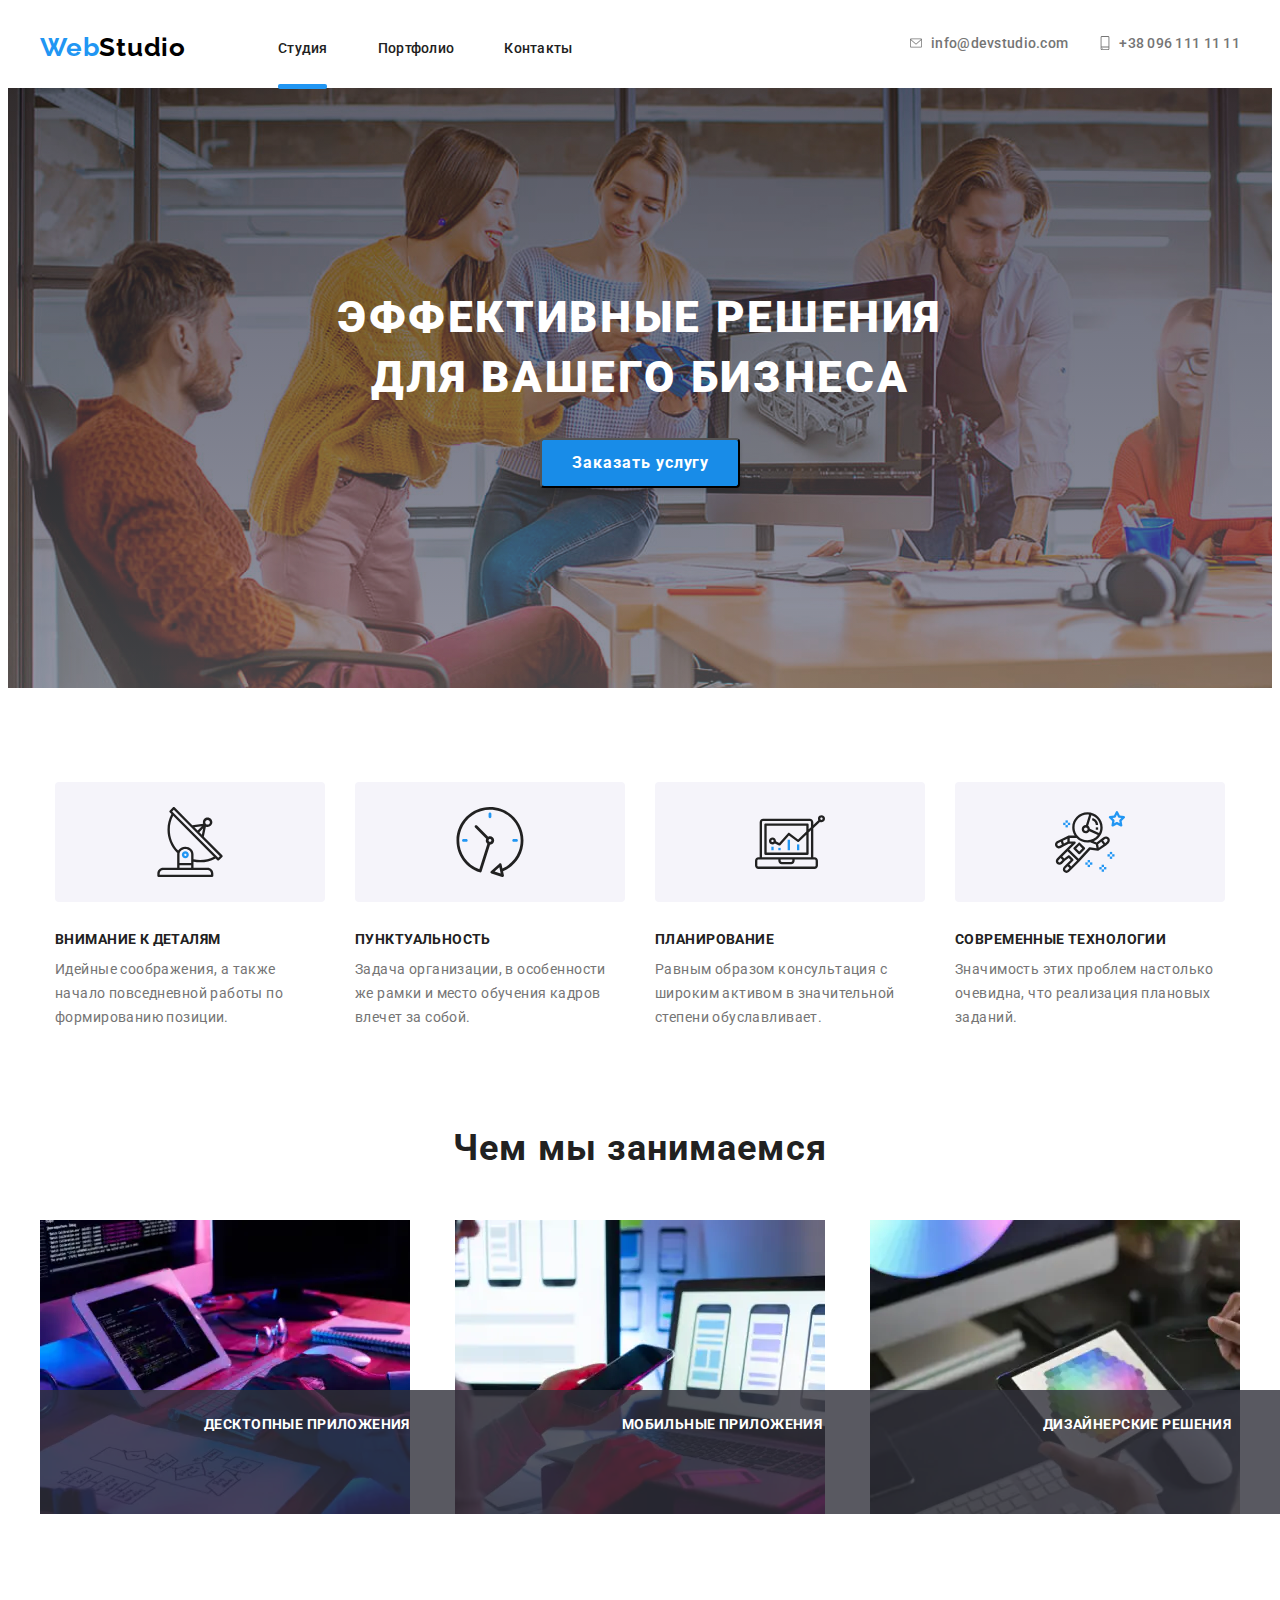
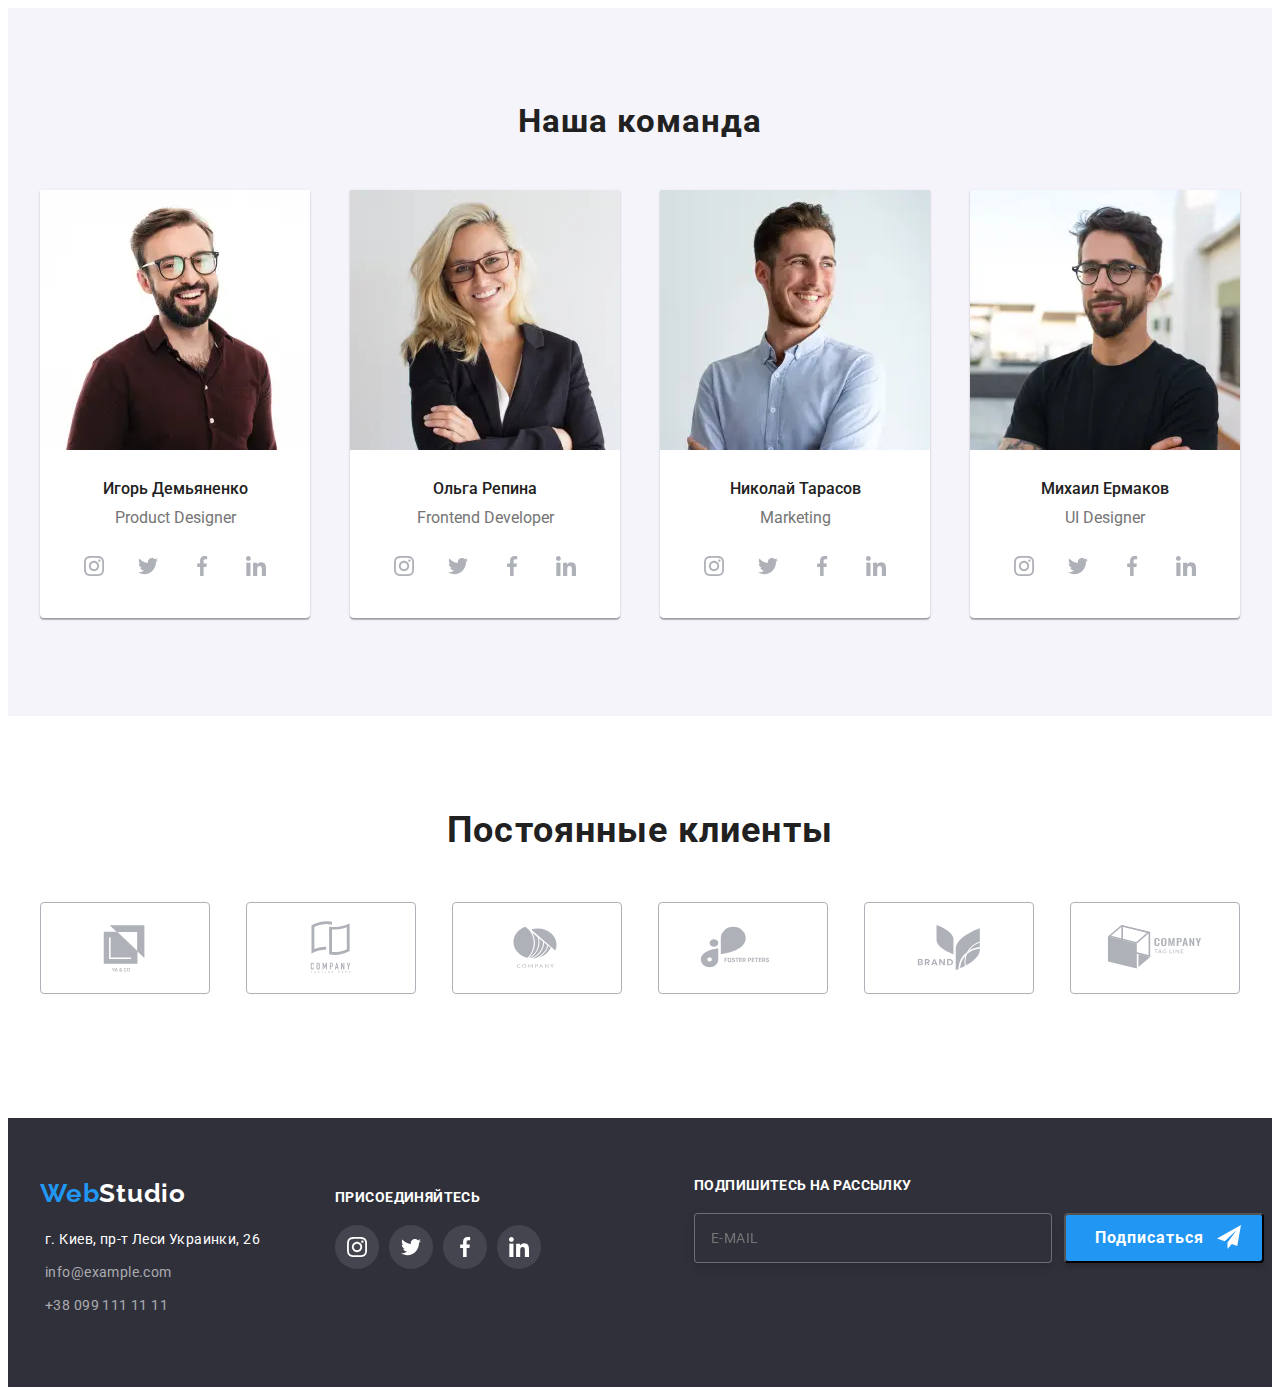
<file: index.html>
<!DOCTYPE html>
<html lang="ru">
<head>
    <meta charset="UTF-8">
    <meta http-equiv="X-UA-Compatible" content="IE=edge">
    <meta name="viewport" content="width=device-width, initial-scale=1.0">
    <link rel="preconnect" href="https://fonts.gstatic.com">
    <link href="https://fonts.googleapis.com/css2?family=Raleway:wght@700&family=Roboto:wght@400;500;700;900&display=swap" rel="stylesheet">
    <link rel="stylesheet" href="https://cdnjs.cloudflare.com/ajax/libs/modern-normalize/1.0.0/modern-normalize.min.css" integrity="sha512-ISS7cAi1PEhQ8jnbJpJZMd29NlhNj4AWYyLOSp2CE/CsHxTCu+r+t0D2yoJudVrd0/8fTVPUVDzY5Tvli75u/g==" crossorigin="anonymous" referrerpolicy="no-referrer" />
    <title>Студия</title>
    
    <link rel="stylesheet" href="./css/main.min.css">
</head>
<body>
<!--header-->
   <header class="header">
       <div class="container header_container ">
            <a class="logo-link link" href="" lang="en"> <span class="logo-text">Web</span><span class="logo-text-itom">Studio</span></a>
                <nav class="navigation">
                    <ul class="menu list">
                        <li class="menu__itom">
                            <a class="menu__link-studio link" href="">Студия</a>
                        </li>
                        <li class="menu__itom">
                            <a class="menu__link link" href="./portfolio.html">Портфолио</a>
                        </li>
                        <li class="menu__itom">
                            <a class="menu__link link" href="">Контакты</a>
                         </li>
                    </ul>
                </nav> 
                <button type="button" class="header_mobile-menu-btn "data-menu-button>
                    <svg class=" header_mobile-menu-icon">
                        <use href="./images/sprite.svg#burger-icon"></use>
                    </svg>
                </button>

            <ul class="contacts  list" >
                <li class="contacts__mail ">
                        <a href="mailto:info@devstudio.com" class="contacts__mail-envelope link">
                        <svg class="mail-envelope ">
                            <use href="./images/sprite.svg#envelope"></use>
                        </svg>
                        info@devstudio.com
                    </a>
                </li>
                <li class="contacts__tel list">
                        <a href="tel:+38096111111 "  class="contacts__tel-smartphone link">
                        <svg class="tel-smartphone ">
                            <use href="./images/sprite.svg#smartphone"></use>
                        </svg>
                        +38 096 111 11 11 
                    </a>
                    </div>
                </li>
            </ul>
        </div>
        <div class="mobile-menu mobile-menu.is-open" data-menu>
            <div class="container mobile-menu_container">
                <button type="button" class="mobile-menu_cloose-btn "data-menu-close>
                    <svg class="mobile-menu_cloose-btn-icon">
                        <use href="./images/sprite.svg#icon-close"></use>
                    </svg>
                </button>
                <ul class="mobile-menu_nav list">
                    <li class="mobile-menu_item"> <a href="" class="mobile-menu_link link">Студия</a></li>
                    <li class="mobile-menu_item"> <a href="./portfolio.html" class="mobile-menu_link link">Портфолио</a></li>
                    <li class="mobile-menu_item"> <a href="" class="mobile-menu_link link">Контакты</a></li>
                </ul>
                <div class="mobile-menu-list">
                     <ul class="mobile-menu_contacts  list" >
                     <li class="mobile-menu_contacts__tel list">
                        <a href="tel:+38096111111 "  class="mobile-menu_contacts__tel-smartphone link">
                        +38 096 111 11 11 
                    </a>
                    <li class="mobile-menu_contacts__mail ">
                        <a href="mailto:info@devstudio.com" class="mobile-menu_contacts__mail-envelope link">
                         info@devstudio.com
                    </a>
                    </li>
                </ul>   
                <ul class="mobile-menu_social-list list">
                    <li class="mobile-menu_social-list-atom"> <a href="" class="mobile-menu_social-list-link link">instagram</a>
                    </li>
                    <li class="mobile-menu_social-list-atom"><a href="" class="mobile-menu_social-list-link link">twitter</a>
                    </li>
                    <li class="mobile-menu_social-list-atom"><a href="" class="mobile-menu_social-list-link link">facebook</a>
                    </li>
                    <li class="mobile-menu_social-list-atom"><a href="" class="mobile-menu_social-list-link link">linkedin</a>
                    </li>
                </ul>
                </div>
               
            </div>
        </div>
        </div>
   </header> 
   <main>
<!-- hero -->
       <section class="hero">
           <div class="hero-container container">
                <div class="hero-container-title">
                    <p class="hero-title">Эффективные решения для вашего бизнеса</p>
                </div>
                <div class="btn">
                    <button class="hero-container__modal-btn" type="button" data-modal-open>Заказать услугу</button>
                </div>
           </div>
       </section>
<!-- about us -->
       <section class="about-us">
           <div class=" about-us-container container">
                <ul class="boxs list">
                    <li>
                        <div class="box-first box-bottom">
                            <div >
                                <ul class="box-list list">
                                <li class="box-list-atom">
                                    <a href="" class="box-list-link link">
                                        <svg class="box-list-icon">
                                            <use href="./images/sprite.svg#antenna"></use>
                                        </svg>
                                    </a>
                                </li>
                            </div>
                            <h3 class="about-us-title" >Внимание к деталям</h3>
                            <p class="about-us-title-itom" >Идейные соображения, а также начало повседневной работы по формированию позиции.</p>  
                        </div>
                    </li>
                    <li>
                        <div class="box-second box-bottom">
                            <div >
                                <ul class="box-list list">
                                <li class="box-list-atom">
                                    <a href="" class="box-list-link link">
                                        <svg class="box-list-icon">
                                            <use href="./images/sprite.svg#clock"></use>
                                        </svg>
                                    </a>
                                </li>
                            </div>
                            <h3 class="about-us-title">Пунктуальность</h3>
                            <p class="about-us-title-itom">Задача организации, в особенности же рамки и место обучения кадров влечет за собой.</p>
                        </div>
                    </li>
                    <li>
                        <div class="box-third box-bottom">
                            <div >
                                <ul class="box-list list">
                                <li class="box-list-atom">
                                    <a href="" class="box-list-link link">
                                        <svg class="box-list-icon">
                                            <use href="./images/sprite.svg#diagram"></use>
                                        </svg>
                                    </a>
                                </li>
                            </div>
                            <h3 class="about-us-title">Планирование</h3>
                            <p class="about-us-title-itom">Равным образом консультация с широким активом в значительной степени обуславливает.</p>
                        </div>
                    </li>
                    <li>
                        <div class="box-fourth box-bottom ">
                            <div >
                                <ul class="box-list list">
                                <li class="box-list-atom">
                                    <a href="" class="box-list-link link">
                                        <svg class="box-list-icon">
                                            <use href="./images/sprite.svg#astronaut"></use>
                                        </svg>
                                    </a>
                                </li>
                            </div>
                            <h3 class="about-us-title">Современные технологии</h3>
                            <p class="about-us-title-itom">Значимость этих проблем настолько очевидна, что реализация плановых заданий.</p>
                        </div>
                    </li>
                </ul>
           </div>
       </section>
<!-- projects -->
       <section class="projects">
           <div class="projects-section container">
               <h2 class="projects-section-list">Чем мы занимаемся</h2>
                <ul class="projects-section-img list">
                     <li class="projects-section-img-list">
                         <picture>
                            <source srcset="./images/classes/desk/desk1/classes-desk1-1x.webp 1x, ./images/classes/desk/desk1/classes-desk1-2x.webp 2x" media="(min-width: 1200px)" type="image/webp"> 
                             <source srcset="./images/classes/desk/desk1/classes-desk1-1x.jpg 1x, ./images/classes/desk/desk1/classes-desk1-2x.jpg 2x" media="(min-width: 1200px)"> 
                              <img src="./images/classes/desk/desk1/classes-desk1-1x.jpg" alt="написание кода">
                         </picture>
                        <p class="projects-section-img-item">Десктопные приложения</p>
                    </li>
                    <li class="projects-section-img-list">
                        <picture>
                            <source srcset="./images/classes/desk/desk2/classes-desk2-1x.webp 1x, ./images/classes/desk/desk2/classes-desk2-2x.webp 2x" media="(min-width: 1200px)" type="image/webp"> 
                            <source srcset="./images/classes/desk/desk2/classes-desk2-1x.jpg 1x, ./images/classes/desk/desk2/classes-desk2-2x.jpg 2x" media="(min-width: 1200px)"> 
                            <img src="./images/classes/desk/desk2/classes-desk2-1x.jpg" alt="дизай">
                        </picture>
                        <p class="projects-section-img-item">Мобильные приложения</p>
                    </li>
                    <li class="projects-section-img-list">
                        <picture>
                            <source srcset="./images/classes/desk/desk3/classes-desk3-1x.webp 1x, ./images/classes/desk/desk3/classes-desk3-2x.webp 2x" media="(min-width: 1200px)" type="image/webp"> 
                            <source srcset="./images/classes/desk/desk3/classes-desk3-1x.jpg 1x, ./images/classes/desk/desk3/classes-desk3-2x.jpg 2x" media="(min-width: 1200px)"> 
                            <img src="./images/classes/desk/desk3/classes-desk3-1x.jpg" alt="цвет">
                        </picture>
                        <p class="projects-section-img-item">Дизайнерские решения</p>
                    </li>
                </ul>
           </div>
       </section>
<!--team-->
        <section class="our-team list">
           <div class="our-team-container container ">
                  <h2 class="our-team-list" >Наша команда</h2>
            <ul class="our-team-list-img list list-itom"> 
                <li class="our-team-list-itom-img">
                    <div class="our-team-box">
                        <picture>
                        <source srcset="./images/team/desk/igordemyanenko/desk-team-igordemyanenko1x.webp 1x, ./images/team/desk/igordemyanenko/desk-team-igordemyanenko2x.webp 2x" media="(min-width: 1200px)" type="image/webp"> 
                        <source srcset="./images/team/desk/igordemyanenko/desk-team-igordemyanenko1x.jpg 1x, ./images/team/desk/igordemyanenko/desk-team-igordemyanenko2x.jpg 2x" media="(min-width: 1200px)"> 
                        
                        <source srcset="./images/team/tab/igordemyanenko/tab-team-igordemyanenko1x.webp 1x, ./images/team/tab/igordemyanenko/tab-team-igordemyanenko2x.webp 2x" media="(min-width: 768px)" type="image/webp"> 
                        <source srcset="./images/team/tab/igordemyanenko/tab-team-igordemyanenko1x.jpg 1x, ./images/team/tab/igordemyanenko/tab-team-igordemyanenko2x.jpg 2x" media="(min-width: 768px)"> 
                        
                        <source srcset="./images/team/mob/igordemyanenko/mob-team-igordemyanenko1x.webp 1x, ./images/team/mob/igordemyanenko/mob-team-igordemyanenko2x.webp 2x" media="(max-width: 767px)" type="image/webp"> 
                        <source srcset="./images/team/mob/igordemyanenko/mob-team-igordemyanenko1x.jpg 1x, ./images/team/mob/igordemyanenko/mob-team-igordemyanenko2x.jpg 2x" media="(max-width: 767px)"> 
                        
                        <img class="our-team-img" src="./images/team/igordemyanenko.jpg" alt="Игорь Демьяненко" >
                        </picture>
                        <div class="our-team-text">
                            <h3 class="our-team-list-itom">Игорь Демьяненко</h3>
                            <p class="our-team-list-position">Product Designer</p>
                            <ul class="social-list list">
                                <li class="social-list-atom">
                                    <a href="" class="social-list-link link">
                                        <svg class="social-list-icon">
                                            <use href="./images/sprite.svg#instagram"></use>
                                        </svg>
                                    </a>
                                </li>
                                <li class="social-list-atom">
                                    <a href="" class="social-list-link link">
                                        <svg class="social-list-icon">
                                            <use href="./images/sprite.svg#twitter"></use>
                                        </svg>
                                    </a>
                                </li>
                                <li class="social-list-atom">
                                    <a href="" class="social-list-link link">
                                        <svg class="social-list-icon">
                                            <use href="./images/sprite.svg#facebook"></use>
                                        </svg>
                                    </a>
                                </li>
                                <li class="social-list-atom">
                                    <a href="" class="social-list-link link">
                                        <svg class="social-list-icon">
                                            <use href="./images/sprite.svg#linkedin"></use>
                                        </svg>
                                    </a>
                                </li>
                            </ul>
                        </div>
                    </div>
                </li>
                <li class="our-team-list-itom-img">
                    <div class="our-team-box">
                        <picture>

                        <source srcset="./images/team/desk/olgarepina/desk-team-olgarepina1x.webp 1x, ./images/team/desk/olgarepina/desk-team-olgarepina2x.webp 2x" media="(min-width: 1200px)" type="image/webp"> 
                        <source srcset="./images/team/desk/olgarepina/desk-team-olgarepina1x.jpg 1x, ./images/team/desk/olgarepina/desk-team-olgarepina2x.jpg 2x" media="(min-width: 1200px)"> 
                            
                        <source srcset="./images/team/tab/olgarepina/tab-team-olgarepina1x.webp 1x, ./images/team/tab/olgarepina/tab-team-olgarepina2x.webp 2x" media="(min-width: 768px)" type="image/webp"> 
                        <source srcset="./images/team/tab/olgarepina/tab-team-olgarepina1x.jpg 1x, ./images/team/tab/olgarepina/tab-team-olgarepina2x.jpg 2x" media="(min-width: 768px)"> 
                            
                        <source srcset="./images/team/mob/olgarepina/mob-team-olgarepina1x.webp 1x, ./images/team/mob/olgarepina/mob-team-olgarepina2x.webp 2x" media="(max-width: 767px)" type="image/webp"> 
                        <source srcset="./images/team/mob/olgarepina/mob-team-olgarepina1x.jpg 1x, ./images/team/mob/olgarepina/mob-team-olgarepina2x.jpg 2x" media="(max-width: 767px)">    
                        
                        <img class="our-team-img" src="./images/team/olgarepina.jpg" alt="Ольга Репина">
                        </picture>
                        <div class="our-team-text">
                            <h3 class="our-team-list-itom">Ольга Репина</h3>
                            <p class="our-team-list-position">Frontend Developer</p>
                            <ul class="social-list list">
                                <li class="social-list-atom">
                                    <a href="" class="social-list-link link">
                                        <svg class="social-list-icon">
                                            <use href="./images/sprite.svg#instagram"></use>
                                        </svg>
                                    </a>
                                </li>
                                <li class="social-list-atom">
                                    <a href="" class="social-list-link link">
                                        <svg class="social-list-icon">
                                            <use href="./images/sprite.svg#twitter"></use>
                                        </svg>
                                    </a>
                                </li>
                                <li class="social-list-atom">
                                    <a href="" class="social-list-link link">
                                        <svg class="social-list-icon">
                                            <use href="./images/sprite.svg#facebook"></use>
                                        </svg>
                                    </a>
                                </li>
                                <li class="social-list-atom">
                                    <a href="" class="social-list-link link">
                                        <svg class="social-list-icon">
                                            <use href="./images/sprite.svg#linkedin"></use>
                                        </svg>
                                    </a>
                                </li>
                            </ul>
                        </div>
                    </div>
                </li>
                <li class="our-team-list-itom-img">
                    <div class="our-team-box">
                        <picture>
                        
                        <source srcset="./images/team/desk/nikolaytarasov/desk-team-nikolaytarasov1x.webp 1x, ./images/team/desk/nikolaytarasov/desk-team-nikolaytarasov2x.webp 2x" media="(min-width: 1200px)" type="image/webp"> 
                        <source srcset="./images/team/desk/nikolaytarasov/desk-team-nikolaytarasov1x.jpg 1x, ./images/team/desk/nikolaytarasov/desk-team-nikolaytarasov2x.jpg 2x" media="(min-width: 1200px)"> 
                            
                        <source srcset="./images/team/tab/nikolaytarasov/tab-team-nikolaytarasov1x.webp 1x, ./images/team/tab/nikolaytarasov/tab-team-nikolaytarasov2x.webp 2x" media="(min-width: 768px)" type="image/webp"> 
                        <source srcset="./images/team/tab/nikolaytarasov/tab-team-nikolaytarasov1x.jpg 1x, ./images/team/tab/nikolaytarasov/tab-team-nikolaytarasov2x.jpg 2x" media="(min-width: 768px)"> 
                            
                        <source srcset="./images/team/mob/nikolaytarasov/mob-team-nikolaytarasov1x.webp 1x, ./images/team/mob/nikolaytarasov/mob-team-nikolaytarasov2x.webp 2x" media="(max-width: 767px)" type="image/webp"> 
                        <source srcset="./images/team/mob/nikolaytarasov/mob-team-nikolaytarasov1x.jpg 1x, ./images/team/mob/nikolaytarasov/mob-team-nikolaytarasov2x.jpg 2x" media="(max-width: 767px)">   
                            
                        <img class="our-team-img" src="./images/team/nikolaytarasov.jpg" alt="Николай Тарасов">
                        </picture>
                        
                        <div class="our-team-text">
                            <h3 class="our-team-list-itom">Николай Тарасов</h3>
                            <p class="our-team-list-position">Marketing</p>
                            <ul class="social-list list">
                                <li class="social-list-atom">
                                    <a href="" class="social-list-link link">
                                        <svg class="social-list-icon">
                                            <use href="./images/sprite.svg#instagram"></use>
                                        </svg>
                                    </a>
                                </li>
                                <li class="social-list-atom">
                                    <a href="" class="social-list-link link">
                                        <svg class="social-list-icon">
                                            <use href="./images/sprite.svg#twitter"></use>
                                        </svg>
                                    </a>
                                </li>
                                <li class="social-list-atom">
                                    <a href="" class="social-list-link link">
                                        <svg class="social-list-icon">
                                            <use href="./images/sprite.svg#facebook"></use>
                                        </svg>
                                    </a>
                                </li>
                                <li class="social-list-atom">
                                    <a href="" class="social-list-link link">
                                        <svg class="social-list-icon">
                                            <use href="./images/sprite.svg#linkedin"></use>
                                        </svg>
                                    </a>
                                </li>
                            </ul>
                        </div>
                    </div>
                </li> 
                <li class="our-team-list-itom-img">
                    <div class="our-team-box">
                        <picture>

                        <source srcset="./images/team/desk/mikhailermakov/desk-team-mikhailermakov1x.webp 1x, ./images/team/desk/mikhailermakov/desk-team-mikhailermakov2x.webp 2x" media="(min-width: 1200px)" type="image/webp"> 
                        <source srcset="./images/team/desk/mikhailermakov/desk-team-mikhailermakov1x.jpg 1x, ./images/team/desk/mikhailermakov/desk-team-mikhailermakov2x.jpg 2x" media="(min-width: 1200px)"> 
                            
                        <source srcset="./images/team/tab/mikhailermakov/tab-team-mikhailermakov1x.webp 1x, ./images/team/tab/mikhailermakov/tab-team-mikhailermakov2x.webp 2x" media="(min-width: 768px)" type="image/webp"> 
                        <source srcset="./images/team/tab/mikhailermakov/tab-team-mikhailermakov1x.jpg 1x, ./images/team/tab/mikhailermakov/tab-team-mikhailermakov2x.jpg 2x" media="(min-width: 768px)"> 
                            
                        <source srcset="./images/team/mob/mikhailermakov/mob-team-mikhailermakov1x.webp 1x, ./images/team/mob/mikhailermakov/mob-team-mikhailermakov2x.webp 2x" media="(max-width: 767px)" type="image/webp"> 
                        <source srcset="./images/team/mob/mikhailermakov/mob-team-mikhailermakov1x.jpg 1x, ./images/team/mob/mikhailermakov/mob-team-mikhailermakov2x.jpg 2x" media="(max-width: 767px)">   

                        <img class="our-team-img" src="./images/team/mikhailermakov.jpg" alt="Михаил Ермаков">
                        </picture>
                        
                        <div class="our-team-text">
                            <h3 class="our-team-list-itom">Михаил Ермаков</h3>
                            <p class="our-team-list-position">UI Designer</p>
                            <ul class="social-list list">
                                <li class="social-list-atom">
                                    <a href="" class="social-list-link link">
                                        <svg class="social-list-icon">
                                            <use href="./images/sprite.svg#instagram"></use>
                                        </svg>
                                    </a>
                                </li>
                                <li class="social-list-atom">
                                    <a href="" class="social-list-link link">
                                        <svg class="social-list-icon">
                                            <use href="./images/sprite.svg#twitter"></use>
                                        </svg>
                                    </a>
                                </li>
                                <li class="social-list-atom">
                                    <a href="" class="social-list-link link">
                                        <svg class="social-list-icon">
                                            <use href="./images/sprite.svg#facebook"></use>
                                        </svg>
                                    </a>
                                </li>
                                <li class="social-list-atom">
                                    <a href="" class="social-list-link link">
                                        <svg class="social-list-icon">
                                            <use href="./images/sprite.svg#linkedin"></use>
                                        </svg>
                                    </a>
                                </li>
                            </ul>
                        </div>
                    </div>
                </li>
            </ul>
           </div>
       </section>
<!-- clients--> 
       <section class="clients">
           <div class="container">
                <h2 class="clients-text">Постоянные клиенты</h2>
                <div class="client-atom">
                    <ul class="clients-list list">
                        <li class="client">
                            <a href="" class="client-list-link link">
                                <svg class="client-list-icon">
                                    <use href="./images/sprite.svg#logo-1"></use>
                                </svg>
                            </a>
                        </li>
                        <li class="client">
                            <a href="" class="client-list-link link">
                                <svg class="client-list-icon">
                                    <use href="./images/sprite.svg#logo-2"></use>
                                </svg>
                            </a>
                        </li>
                        <li class="client">
                            <a href="" class="client-list-link link">
                                <svg class="client-list-icon">
                                    <use href="./images/sprite.svg#logo-3"></use>
                                </svg>
                            </a>
                        </li>
                        <li class="client">
                            <a href="" class="client-list-link link">
                                <svg class="client-list-icon">
                                    <use href="./images/sprite.svg#logo-4"></use>
                                </svg>
                            </a>
                        </li>
                        <li class="client">
                            <a href="" class="client-list-link link">
                                <svg class="client-list-icon">
                                    <use href="./images/sprite.svg#logo-5"></use>
                                </svg>
                            </a>
                        </li>
                        <li class="client">
                            <a href="" class="client-list-link link">
                                <svg class="client-list-icon">
                                    <use href="./images/sprite.svg#logo-6"></use>
                                </svg>
                            </a>
                        </li>
                    </ul>
                </div>
           </div>
       </section>
   </main>

   <!-- footer -->

   <footer class="footer">
    <div class="footer-container container">
        <div class="footer-links">
            <div class="footer-logo">
                 <a class="link" href="" lang="en"><span class="logo-text">Web</span><span class="footer-logo-text-itom">Studio</span></a>
             </div>
             <address>
                 <div class="footer-navigation">
                     <ul class="footer-menu-list list ">
                         <li class="footer-menu-link-list">
                             <a class="maps-link link" href="https://goo.gl/maps/KRuacVHJmmvXkSe78" target="_blank" rel="noopener noreferrer">г. Киев, пр-т Леси Украинки, 26</a>
                         </li>
                         <li class="footer-menu-link-list">
                             <a class="footer-mail link" href="mailto:info@example.com">info@example.com</a>
                         </li>
                         <li class="footer-menu-link-list">
                             <a class="footer-tel link" href="tel:+380991111111">+38 099 111 11 11</a>
                         </li>
                     </ul>    
                 </div>
             </address> 
        </div>
        <div class="footer-social-list">
             <h3 class="footer-title">присоединяйтесь</h3>
             <ul class="social-list list">
                 <li class="footer-social-list-atom">
                     <a href="" class="footer-social-list-link link">
                         <svg class="footer-social-list-icon">
                             <use href="./images/sprite.svg#instagram"></use>
                         </svg>
                     </a>
                 </li>
                 <li class="footer-social-list-atom">
                     <a href="" class="footer-social-list-link link">
                         <svg class="footer-social-list-icon">
                             <use href="./images/sprite.svg#twitter"></use>
                         </svg>
                     </a>
                 </li>
                 <li class="footer-social-list-atom">
                     <a href="" class="footer-social-list-link link">
                         <svg class="footer-social-list-icon">
                             <use href="./images/sprite.svg#facebook"></use>
                         </svg>
                     </a>
                 </li>
                 <li class="footer-social-list-atom">
                     <a href="" class="footer-social-list-link link">
                         <svg class="footer-social-list-icon">
                             <use href="./images/sprite.svg#linkedin"></use>
                         </svg>
                     </a>
                 </li>
             </ul>
        </div>
        <div class="email-input">
            <p class="email-input-text"> Подпишитесь на рассылку</p>
            <label  class="email-form-field">
                <span class="email-form-input-wrapper">
                    <input type="text" name="email-user-name" class="email-form-input" placeholder="E-mail" required>
                        <svg class="email-form-input-icon">
                        <use href="./images/sprite.svg#send"></use>
                        </svg>
                </span>
               <button type="submit" class="email-form-btn">Подписаться</button>
            </label>
        </div>
    </div>
</footer> 

<div class="backdrop is-hidden" data-modal>
    <div class="modal">
        <div>
            <button type="button" class="modal-close-button" data-modal-close>
                <svg class="modal-close-button-icon">
                    <use href="./images/sprite.svg#icon-close"></use>
                </svg>
            </button>    
        </div>
            <form action="#" method="GET" class="modal-form" >
                <p class="modal-form-head"> Оставьте свои данные, мы вам перезвоним</p>
                <label  class="modal-form-field">
                    Имя
                    <span class="modal-form-input-wrapper">
                        <input type="text" name="user-name" class="modal-form-input" required minlength="2">
                        <svg class="modal-form-input-icon">
                        <use href="./images/sprite.svg#person-black"></use>
                    </svg>
                    </span>
                </label>
                <label  class="modal-form-field">
                    Телефон
                    <span class="modal-form-input-wrapper">
                        <input type="tel" name="user-phone" class="modal-form-input"  pattern="(0-9){3}-(0-9){3}-(0-9){2}-(0-9){2}" title="096-111-11-11" required>
                       <svg class="modal-form-input-icon">
                       <use href="./images/sprite.svg#phone-black"></use>
                   </svg>
                </label>
                <label  class="modal-form-field">
                    Почта
                    <span class="modal-form-input-wrapper">
                        <input type="email" name="user-email" class="modal-form-input" required>
                       <svg class="modal-form-input-icon">
                       <use href="./images/sprite.svg#email-black"></use>
                   </svg>
                </label>
                <label  class="modal-form-field">
                    Коментарий
                    <textarea name="user-messedge" class="modal-form-messedge" placeholder="Введите текст"></textarea>
                </label>
                <input type="checkbox" name="user-policy" class="modal-form-checkbox visually-hidden" id="checkbox-policy" required>
                <label for="checkbox-policy" class="modal-form-checkbox-policy">Соглашаюсь с рассылкой и принимаю 
                    <a class="modal-form-policy-link" href="">Условия договора</a>
                </lable>
                    <button type="submit" class="modal-form-btn">Отправить</button>
            </form>
        </button>

    </div>
</div>
    <script src="./js/modal.js"></script>
    <script src="./js/menu.js"></script>
</body>
</html>
</file>
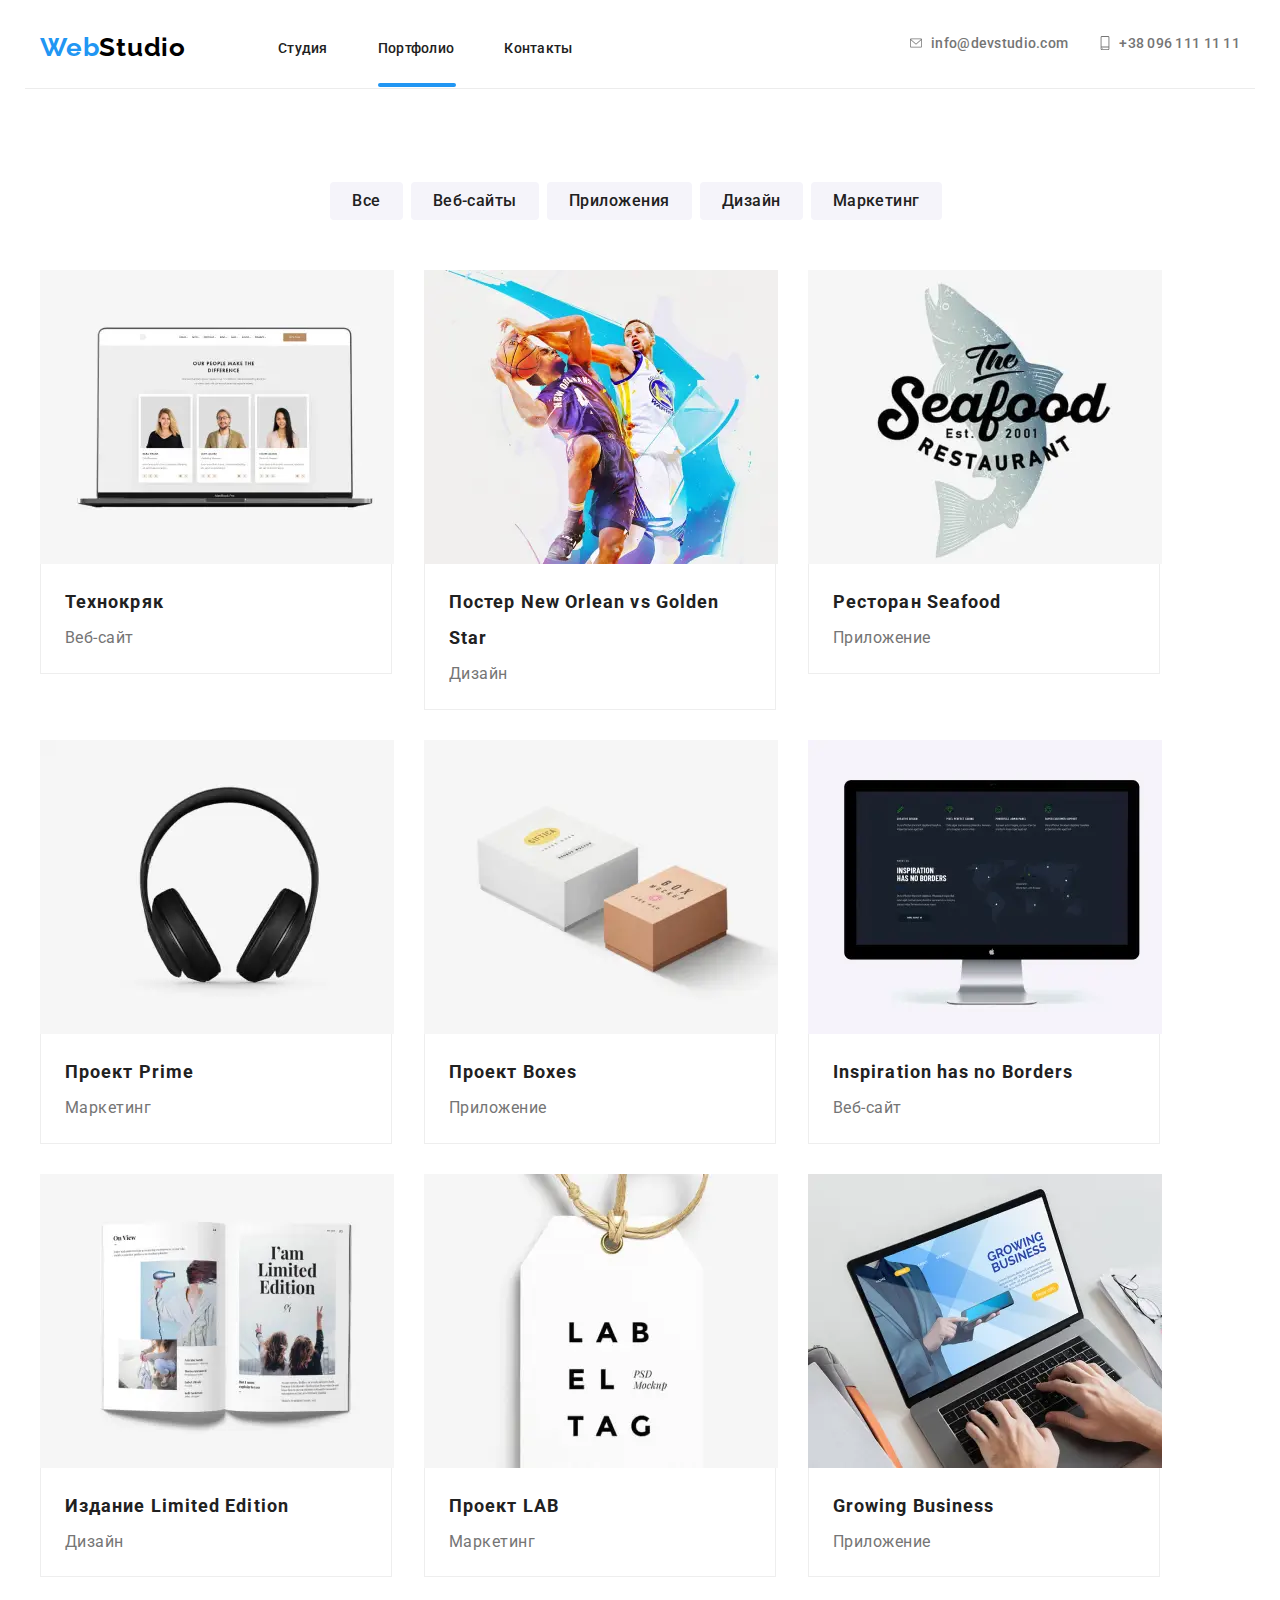
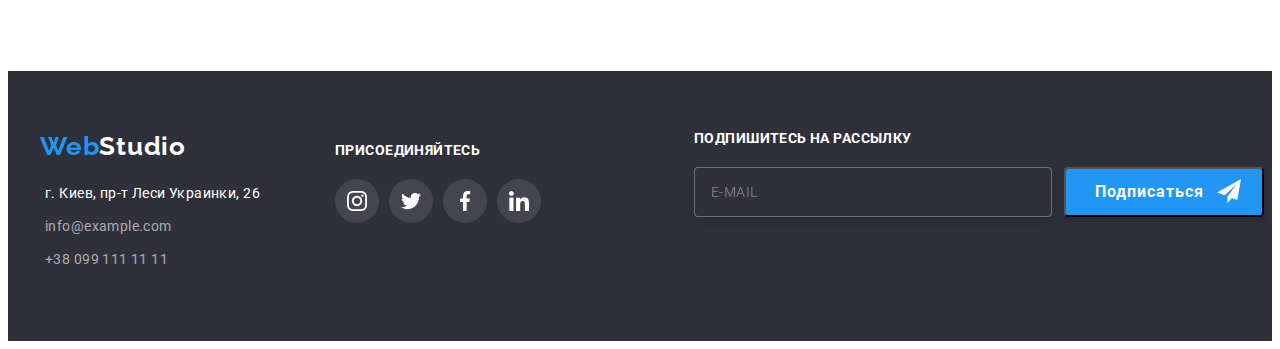
<file: portfolio.html>
<!DOCTYPE html>
<html lang="ru">
<head>
    <meta charset="UTF-8">
    <meta http-equiv="X-UA-Compatible" content="IE=edge">
    <meta name="viewport" content="width=device-width, initial-scale=1.0">
    <link rel="preconnect" href="https://fonts.gstatic.com">
    <link href="https://fonts.googleapis.com/css2?family=Raleway:wght@700&family=Roboto:wght@400;500;700;900&display=swap" rel="stylesheet">
    <link rel="stylesheet" href="https://cdnjs.cloudflare.com/ajax/libs/modern-normalize/1.0.0/modern-normalize.min.css" integrity="sha512-ISS7cAi1PEhQ8jnbJpJZMd29NlhNj4AWYyLOSp2CE/CsHxTCu+r+t0D2yoJudVrd0/8fTVPUVDzY5Tvli75u/g==" crossorigin="anonymous" referrerpolicy="no-referrer" />
    <title>Портфолио</title>
    <link rel="stylesheet" href="./css/main.min.css">
    
</head>
<body>
    <!--header-->
    <header class="header">
        <div class="container header_container ">
             <a class="logo-link link" href="" lang="en"> <span class="logo-text">Web</span><span class="logo-text-itom">Studio</span></a>
                 <nav class="navigation">
                    <ul class="menu list">
                        <li class="menu__itom">
                            <a class="menu__link link" href="./index.html">Студия</a>
                        </li>
                        <li class="menu__itom">
                            <a class="menu__link-portfolio link" href="">Портфолио</a>
                        </li>
                        <li class="menu__itom">
                            <a class="menu__link link" href="">Контакты</a>
                         </li>
                    </ul>
                 </nav> 
                 <button type="button" class="header_mobile-menu-btn "data-menu-button>
                     <svg class=" header_mobile-menu-icon">
                         <use href="./images/sprite.svg#burger-icon"></use>
                     </svg>
                 </button>
 
             <ul class="contacts  list" >
                 <li class="contacts__mail ">
                         <a href="mailto:info@devstudio.com" class="contacts__mail-envelope link">
                         <svg class="mail-envelope ">
                             <use href="./images/sprite.svg#envelope"></use>
                         </svg>
                         info@devstudio.com
                     </a>
                 </li>
                 <li class="contacts__tel list">
                         <a href="tel:+38096111111 "  class="contacts__tel-smartphone link">
                         <svg class="tel-smartphone ">
                             <use href="./images/sprite.svg#smartphone"></use>
                         </svg>
                         +38 096 111 11 11 
                     </a>
                     </div>
                 </li>
             </ul>
         </div>
         <div class="mobile-menu mobile-menu.is-open" data-menu>
             <div class="container mobile-menu_container">
                 <button type="button" class="mobile-menu_cloose-btn "data-menu-close>
                     <svg class="mobile-menu_cloose-btn-icon">
                         <use href="./images/sprite.svg#icon-close"></use>
                     </svg>
                 </button>
                 <ul class="mobile-menu_nav list">
                     <li class="mobile-menu_item"> <a href="./index.html" class="mobile-menu_link link">Студия</a></li>
                     <li class="mobile-menu_item"> <a href="" class="mobile-menu_link link">Портфолио</a></li>
                     <li class="mobile-menu_item"> <a href="" class="mobile-menu_link link">Контакты</a></li>
                 </ul>
            <div class="mobile-menu-list">
                    <ul class="mobile-menu_contacts  list" >
                    <li class="mobile-menu_contacts__tel list">
                       <a href="tel:+38096111111 "  class="mobile-menu_contacts__tel-smartphone link">
                       +38 096 111 11 11 
                   </a>
                   <li class="mobile-menu_contacts__mail ">
                       <a href="mailto:info@devstudio.com" class="mobile-menu_contacts__mail-envelope link">
                        info@devstudio.com
                   </a>
                   </li>
               </ul>   
               <ul class="mobile-menu_social-list list">
                   <li class="mobile-menu_social-list-atom"> <a href="" class="mobile-menu_social-list-link link">instagram</a>
                   </li>
                   <li class="mobile-menu_social-list-atom"><a href="" class="mobile-menu_social-list-link link">twitter</a>
                   </li>
                   <li class="mobile-menu_social-list-atom"><a href="" class="mobile-menu_social-list-link link">facebook</a>
                   </li>
                   <li class="mobile-menu_social-list-atom"><a href="" class="mobile-menu_social-list-link link">linkedin</a>
                   </li>
               </ul>
            </div>
             </div>
         </div>
         </div>
    </header> 
   <main>
       <section class="portfolio">
           <div class="container">
<!--filter-->
        <div class="portfolio-button">
            <ul class="button-list list">
                <li><button class="button" type="button">Все</li>
                <li><button class="button" type="button">Веб-сайты</li>
                <li><button class="button" type="button">Приложения</li>
                <li><button class="button" type="button">Дизайн</li>
                <li><button class="button" type="button">Маркетинг</li>    
            </ul>
        </div>  
<!--cards-->
        <div class="portfolio-cards">
            <ul class="cards list"> 
                <li class="cards-boxs">
                    <div class="cards-box">
                        <div class="cards-wrapper">
                            <picture class="" >
                                <source srcset="./images/cards/desk/img1/desk-cards-img1-1x.webp 1x, ./images/cards/desk/img1/desk-cards-img1-2x.webp 2x" media="(min-width: 1200px)" type="image/webp"> 
                                <source srcset="./images/cards/desk/img1/desk-cards-img1-1x.jpg 1x, ./images/cards/desk/img1/desk-cards-img1-2x.jpg 2x" media="(min-width: 1200px)"> 
                                
                                <source srcset="./images/cards/tab/img1/tab-cards-img1-1x.webp 1x, ./images/cards/tab/img1/tab-cards-img1-2x.webp 2x" media="(min-width: 768px)" type="image/webp"> 
                                <source srcset="./images/cards/tab/img1/tab-cards-img1-1x.jpg 1x, ./images/cards/tab/img1/tab-cards-img1-2x.jpg 2x" media="(min-width: 768px)"> 

                                <source srcset="./images/cards/mob/img1/mob-cards-img1-1x.webp 1x, ./images/cards/mob/img1/mob-cards-img1-2x.webp 2x" media="(max-width: 767px)" type="image/webp"> 
                                <source srcset="./images/cards/mob/img1/mob-cards-img1-1x.jpg 1x, ./images/cards/mob/img1/mob-cards-img1-2x.jpg 2x" media="(max-width: 767px)"> 
                                
                                <img src="./images/cards/img1.jpg" alt="три фото">
                            </picture>
                            
                            <p class="overley">Технокряк это современная площадка распространения коронавируса. Компании используют эту платформу для цифрового шпионажа и атак на защищённые сервера конкурентов.</p>
                        </div>
                        <div class="cards-text" >
                            <h2 class="cards-itom">Технокряк</h2>
                            <p class="cards-product">Веб-сайт</p>
                        </div>
                    </div>       
                </li>
                <li class="cards-boxs">
                    <div class="cards-box">
                        <div class="cards-wrapper">
                            <picture>

                                <source srcset="./images/cards/desk/img2/desk-cards-img2-1x.webp 1x, ./images/cards/desk/img2/desk-cards-img2-2x.webp 2x" media="(min-width: 1200px)" type="image/webp"> 
                                <source srcset="./images/cards/desk/img2/desk-cards-img2-1x.jpg 1x, ./images/cards/desk/img2/desk-cards-img2-2x.jpg 2x" media="(min-width: 1200px)"> 
                                
                                <source srcset="./images/cards/tab/img2/tab-cards-img2-1x.webp 1x, ./images/cards/tab/img2/tab-cards-img2-2x.webp 2x" media="(min-width: 768px)" type="image/webp"> 
                                <source srcset="./images/cards/tab/img2/tab-cards-img2-1x.jpg 1x, ./images/cards/tab/img2/tab-cards-img2-2x.jpg 2x" media="(min-width: 768px)"> 

                                <source srcset="./images/cards/mob/img2/mob-cards-img2-1x.webp 1x, ./images/cards/mob/img2/mob-cards-img2-2x.webp 2x" media="(max-width: 767px)" type="image/webp"> 
                                <source srcset="./images/cards/mob/img2/mob-cards-img2-1x.jpg 1x, ./images/cards/mob/img2/mob-cards-img2-2x.jpg 2x" media="(max-width: 767px)"> 
                               
                                <img src="./images/cards/img2.jpg" alt="баскетболисты"> 
                            </picture>
                            <p class="overley">Технокряк это современная площадка распространения коронавируса. Компании используют эту платформу для цифрового шпионажа и атак на защищённые сервера конкурентов.</p>
                        </div>
                        <div class="cards-text">
                            <h2 class="cards-itom cards-itom-text">Постер New Orlean vs Golden Star</h2>
                            <p class="cards-product">Дизайн</p>
                        </div>
                    </div>  
                </li>
                <li class="cards-boxs"> 
                    <div class="cards-box">
                        <div class="cards-wrapper">
                            <picture>

                                <source srcset="./images/cards/desk/img3/desk-cards-img3-1x.webp 1x, ./images/cards/desk/img3/desk-cards-img3-2x.webp 2x" media="(min-width: 1200px)" type="image/webp"> 
                                <source srcset="./images/cards/desk/img3/desk-cards-img3-1x.jpg 1x, ./images/cards/desk/img3/desk-cards-img3-2x.jpg 2x" media="(min-width: 1200px)"> 
                                
                                <source srcset="./images/cards/tab/img3/tab-cards-img3-1x.webp 1x, ./images/cards/tab/img3/tab-cards-img3-2x.webp 2x" media="(min-width: 768px)" type="image/webp"> 
                                <source srcset="./images/cards/tab/img3/tab-cards-img3-1x.jpg 1x, ./images/cards/tab/img3/tab-cards-img3-2x.jpg 2x" media="(min-width: 768px)"> 

                                <source srcset="./images/cards/mob/img3/mob-cards-img3-1x.webp 1x, ./images/cards/mob/img3/mob-cards-img3-2x.webp 2x" media="(max-width: 767px)" type="image/webp"> 
                                <source srcset="./images/cards/mob/img3/mob-cards-img3-1x.jpg 1x, ./images/cards/mob/img3/mob-cards-img3-2x.jpg 2x" media="(max-width: 767px)"> 
                                
                                <img src="./images/cards/img3.jpg" alt="ресторан">
                            </picture>
                            <p class="overley">Технокряк это современная площадка распространения коронавируса. Компании используют эту платформу для цифрового шпионажа и атак на защищённые сервера конкурентов.</p>
                        </div>
                        <div class="cards-text">
                            <h2 class="cards-itom">Ресторан Seafood</h2>
                            <p class="cards-product">Приложение</p>
                        </div>
                    </div> 
                </li>
                <li class="cards-boxs"> 
                    <div class="cards-box">
                        <div class="cards-wrapper">
                            <picture>

                                <source srcset="./images/cards/desk/img4/desk-cards-img4-1x.webp 1x, ./images/cards/desk/img4/desk-cards-img4-2x.webp 2x" media="(min-width: 1200px)" type="image/webp"> 
                                <source srcset="./images/cards/desk/img4/desk-cards-img4-1x.jpg 1x, ./images/cards/desk/img4/desk-cards-img4-2x.jpg 2x" media="(min-width: 1200px)"> 
                                
                                <source srcset="./images/cards/tab/img4/tab-cards-img4-1x.webp 1x, ./images/cards/tab/img4/tab-cards-img4-2x.webp 2x" media="(min-width: 768px)" type="image/webp"> 
                                <source srcset="./images/cards/tab/img4/tab-cards-img4-1x.jpg 1x, ./images/cards/tab/img4/tab-cards-img4-2x.jpg 2x" media="(min-width: 768px)"> 

                                <source srcset="./images/cards/mob/img4/mob-cards-img4-1x.webp 1x, ./images/cards/mob/img4/mob-cards-img4-2x.webp 2x" media="(max-width: 767px)" type="image/webp"> 
                                <source srcset="./images/cards/mob/img4/mob-cards-img4-1x.jpg 1x, ./images/cards/mob/img4/mob-cards-img4-2x.jpg 2x" media="(max-width: 767px)"> 
                                
                                <img src="./images/cards/img4.jpg" alt="наушники">
                            </picture>
                            
                            <p class="overley">Технокряк это современная площадка распространения коронавируса. Компании используют эту платформу для цифрового шпионажа и атак на защищённые сервера конкурентов.</p>
                        </div>
                        <div class="cards-text">
                            <h2 class="cards-itom">Проект Prime</h2>
                            <p class="cards-product">Маркетинг</p>
                        </div>
                    </div>
                </li>
                <li class="cards-boxs"> 
                    <div class="cards-box">
                        <div class="cards-wrapper">
                            <picture>

                                <source srcset="./images/cards/desk/img5/desk-cards-img5-1x.webp 1x, ./images/cards/desk/img5/desk-cards-img5-2x.webp 2x" media="(min-width: 1200px)" type="image/webp"> 
                                <source srcset="./images/cards/desk/img5/desk-cards-img5-1x.jpg 1x, ./images/cards/desk/img5/desk-cards-img5-2x.jpg 2x" media="(min-width: 1200px)"> 
                                
                                <source srcset="./images/cards/tab/img5/tab-cards-img5-1x.webp 1x, ./images/cards/tab/img5/tab-cards-img5-2x.webp 2x" media="(min-width: 768px)" type="image/webp"> 
                                <source srcset="./images/cards/tab/img5/tab-cards-img5-1x.jpg 1x, ./images/cards/tab/img5/tab-cards-img5-2x.jpg 2x" media="(min-width: 768px)"> 

                                <source srcset="./images/cards/mob/img5/mob-cards-img5-1x.webp 1x, ./images/cards/mob/img5/mob-cards-img5-2x.webp 2x" media="(max-width: 767px)" type="image/webp"> 
                                <source srcset="./images/cards/mob/img5/mob-cards-img5-1x.jpg 1x, ./images/cards/mob/img5/mob-cards-img5-2x.jpg 2x" media="(max-width: 767px)"> 
                                
                               <img src="./images/cards/img5.jpg" alt="коробки"> 
                            </picture>
                            <p class="overley">Технокряк это современная площадка распространения коронавируса. Компании используют эту платформу для цифрового шпионажа и атак на защищённые сервера конкурентов.</p>
                        </div>
                        <div class="cards-text">
                             <h2 class="cards-itom">Проект Boxes</h2>
                            <p class="cards-product">Приложение</p>
                        </div>
                    </div>
                </li>
                <li class="cards-boxs"> 
                    <div class="cards-box">
                        <div class="cards-wrapper">
                            <picture>

                                <source srcset="./images/cards/desk/img6/desk-cards-img6-1x.webp 1x, ./images/cards/desk/img6/desk-cards-img6-2x.webp 2x" media="(min-width: 1200px)" type="image/webp"> 
                                <source srcset="./images/cards/desk/img6/desk-cards-img6-1x.jpg 1x, ./images/cards/desk/img6/desk-cards-img6-2x.jpg 2x" media="(min-width: 1200px)"> 
                                
                                <source srcset="./images/cards/tab/img6/tab-cards-img6-1x.webp 1x, ./images/cards/tab/img6/tab-cards-img6-2x.webp 2x" media="(min-width: 768px)" type="image/webp"> 
                                <source srcset="./images/cards/tab/img6/tab-cards-img6-1x.jpg 1x, ./images/cards/tab/img6/tab-cards-img6-2x.jpg 2x" media="(min-width: 768px)"> 

                                <source srcset="./images/cards/mob/img6/mob-cards-img6-1x.webp 1x, ./images/cards/mob/img6/mob-cards-img6-2x.webp 2x" media="(max-width: 767px)" type="image/webp"> 
                                <source srcset="./images/cards/mob/img6/mob-cards-img6-1x.jpg 1x, ./images/cards/mob/img6/mob-cards-img6-2x.jpg 2x" media="(max-width: 767px)"> 
                                
                                <img src="./images/cards/img6.jpg" alt="монитор">
                            </picture>
                            <p class="overley">Технокряк это современная площадка распространения коронавируса. Компании используют эту платформу для цифрового шпионажа и атак на защищённые сервера конкурентов.</p>
                        </div>
                        <div class="cards-text">
                            <h2 class="cards-itom">Inspiration has no Borders</h2>
                            <p class="cards-product">Веб-сайт</p>
                        </div>
                    </div>
                </li>
                <li class="cards-boxs"> 
                    <div class="cards-box">
                        <div class="cards-wrapper">
                            <picture>

                                <source srcset="./images/cards/desk/img7/desk-cards-img7-1x.webp 1x, ./images/cards/desk/img7/desk-cards-img7-2x.webp 2x" media="(min-width: 1200px)" type="image/webp"> 
                                <source srcset="./images/cards/desk/img7/desk-cards-img7-1x.jpg 1x, ./images/cards/desk/img7/desk-cards-img7-2x.jpg 2x" media="(min-width: 1200px)"> 
                                
                                <source srcset="./images/cards/tab/img7/tab-cards-img7-1x.webp 1x, ./images/cards/tab/img7/tab-cards-img7-2x.webp 2x" media="(min-width: 768px)" type="image/webp"> 
                                <source srcset="./images/cards/tab/img7/tab-cards-img7-1x.jpg 1x, ./images/cards/tab/img7/tab-cards-img7-2x.jpg 2x" media="(min-width: 768px)"> 

                                <source srcset="./images/cards/mob/img7/mob-cards-img7-1x.webp 1x, ./images/cards/mob/img7/mob-cards-img7-2x.webp 2x" media="(max-width: 767px)" type="image/webp"> 
                                <source srcset="./images/cards/mob/img7/mob-cards-img7-1x.jpg 1x, ./images/cards/mob/img7/mob-cards-img7-2x.jpg 2x" media="(max-width: 767px)"> 
                                
                                <img src="./images/cards/img7.jpg" alt="книга">
                            </picture>
                            <p class="overley">Технокряк это современная площадка распространения коронавируса. Компании используют эту платформу для цифрового шпионажа и атак на защищённые сервера конкурентов.</p>
                        </div>
                        <div class="cards-text">
                            <h2 class="cards-itom">Издание Limited Edition</h2>
                            <p class="cards-product">Дизайн</p>
                        </div>
                    </div>
                </li>
                <li class="cards-boxs"> 
                    <div class="cards-box">
                        <div class="cards-wrapper">
                            <picture>

                                <source srcset="./images/cards/desk/img8/desk-cards-img8-1x.webp 1x, ./images/cards/desk/img8/desk-cards-img8-2x.webp 2x" media="(min-width: 1200px)" type="image/webp"> 
                                <source srcset="./images/cards/desk/img8/desk-cards-img8-1x.jpg 1x, ./images/cards/desk/img8/desk-cards-img8-2x.jpg 2x" media="(min-width: 1200px)"> 
                                
                                <source srcset="./images/cards/tab/img8/tab-cards-img8-1x.webp 1x, ./images/cards/tab/img8/tab-cards-img8-2x.webp 2x" media="(min-width: 768px)" type="image/webp"> 
                                <source srcset="./images/cards/tab/img8/tab-cards-img8-1x.jpg 1x, ./images/cards/tab/img8/tab-cards-img8-2x.jpg 2x" media="(min-width: 768px)"> 

                                <source srcset="./images/cards/mob/img8/mob-cards-img8-1x.webp 1x, ./images/cards/mob/img8/mob-cards-img8-2x.webp 2x" media="(max-width: 767px)" type="image/webp"> 
                                <source srcset="./images/cards/mob/img8/mob-cards-img8-1x.jpg 1x, ./images/cards/mob/img8/mob-cards-img8-2x.jpg 2x" media="(max-width: 767px)"> 
                                
                                <img src="./images/cards/img8.jpg" alt="бирка">
                            </picture>
                            <p class="overley">Технокряк это современная площадка распространения коронавируса. Компании используют эту платформу для цифрового шпионажа и атак на защищённые сервера конкурентов.</p>
                        </div>
                        <div class="cards-text">
                             <h2 class="cards-itom">Проект LAB</h2>
                            <p class="cards-product">Маркетинг</p>
                        </div>
                    </div>
                </li>
                <li class="cards-boxs"> 
                    <div class="cards-box">
                        <div class="cards-wrapper">
                            <picture>

                                <source srcset="./images/cards/desk/img9/desk-cards-img9-1x.webp 1x, ./images/cards/desk/img9/desk-cards-img9-2x.webp 2x" media="(min-width: 1200px)" type="image/webp"> 
                                <source srcset="./images/cards/desk/img9/desk-cards-img9-1x.jpg 1x, ./images/cards/desk/img9/desk-cards-img9-2x.jpg 2x" media="(min-width: 1200px)"> 
                                
                                <source srcset="./images/cards/tab/img9/tab-cards-img9-1x.webp 1x, ./images/cards/tab/img9/tab-cards-img9-2x.webp 2x" media="(min-width: 768px)" type="image/webp"> 
                                <source srcset="./images/cards/tab/img9/tab-cards-img9-1x.jpg 1x, ./images/cards/tab/img9/tab-cards-img9-2x.jpg 2x" media="(min-width: 768px)"> 

                                <source srcset="./images/cards/mob/img9/mob-cards-img9-1x.webp 1x, ./images/cards/mob/img9/mob-cards-img9-2x.webp 2x" media="(max-width: 767px)" type="image/webp"> 
                                <source srcset="./images/cards/mob/img9/mob-cards-img9-1x.jpg 1x, ./images/cards/mob/img9/mob-cards-img9-2x.jpg 2x" media="(max-width: 767px)"> 
                                
                               <img src="./images/cards/img9.jpg" alt="набор текста"> 
                            </picture>
                            <p class="overley">Технокряк это современная площадка распространения коронавируса. Компании используют эту платформу для цифрового шпионажа и атак на защищённые сервера конкурентов.</p>
                        </div>
                        <div class="cards-text">
                             <h2 class="cards-itom">Growing Business</h2>
                            <p class="cards-product">Приложение</p>
                        </div>
                    </div>
                </li> 
            </ul> 
        </div>
           </div>
    </section>
   </main>
   <!--footer-->
   <footer class="footer">
    <div class="footer-container container">
        <div class="footer-links">
            <div class="footer-logo">
                 <a class="link" href="" lang="en"><span class="logo-text">Web</span><span class="footer-logo-text-itom">Studio</span></a>
             </div>
             <address>
                 <div class="footer-navigation">
                     <ul class="footer-menu-list list ">
                         <li class="footer-menu-link-list">
                             <a class="maps-link link" href="https://goo.gl/maps/KRuacVHJmmvXkSe78" target="_blank" rel="noopener noreferrer">г. Киев, пр-т Леси Украинки, 26</a>
                         </li>
                         <li class="footer-menu-link-list">
                             <a class="footer-mail link" href="mailto:info@example.com">info@example.com</a>
                         </li>
                         <li class="footer-menu-link-list">
                             <a class="footer-tel link" href="tel:+380991111111">+38 099 111 11 11</a>
                         </li>
                     </ul>    
                 </div>
             </address> 
        </div>
        <div class="footer-social-list">
             <h3 class="footer-title">присоединяйтесь</h3>
             <ul class="social-list list">
                 <li class="footer-social-list-atom">
                     <a href="" class="footer-social-list-link link">
                         <svg class="footer-social-list-icon">
                             <use href="./images/sprite.svg#instagram"></use>
                         </svg>
                     </a>
                 </li>
                 <li class="footer-social-list-atom">
                     <a href="" class="footer-social-list-link link">
                         <svg class="footer-social-list-icon">
                             <use href="./images/sprite.svg#twitter"></use>
                         </svg>
                     </a>
                 </li>
                 <li class="footer-social-list-atom">
                     <a href="" class="footer-social-list-link link">
                         <svg class="footer-social-list-icon">
                             <use href="./images/sprite.svg#facebook"></use>
                         </svg>
                     </a>
                 </li>
                 <li class="footer-social-list-atom">
                     <a href="" class="footer-social-list-link link">
                         <svg class="footer-social-list-icon">
                             <use href="./images/sprite.svg#linkedin"></use>
                         </svg>
                     </a>
                 </li>
             </ul>
        </div>
        <div class="email-input">
            <p class="email-input-text"> Подпишитесь на рассылку</p>
            <label  class="email-form-field">
               <span class="email-form-input-wrapper">
                   <input type="text" name="user-name" class="email-form-input" placeholder="E-mail"required>
                       <svg class="email-form-input-icon">
                       <use href="./images/sprite.svg#send"></use>
                       </svg>
               </span>
              <button type="submit" class="email-form-btn">Подписаться</button>
           </label>
        </div>
    </div>
</footer>
<script src="./js/menu.js"></script>
</body>
</html>
</file>
<file: css/main.min.css>
:root{--accent-color: #2196F3}.header-container{display:flex}.navigation{display:flex}.visually-hidden{position:absolute !important;clip:rect(1px 1px 1px 1px);clip:rect(1px, 1px, 1px, 1px);padding:0 !important;border:0 !important;height:1px !important;width:1px !important;overflow:hidden}h1,h2,h3,h4,h5,p{margin-top:0;margin-bottom:0}ul{margin-top:0;margin-bottom:0;padding:0}img{display:block}.list{list-style:none}.link{text-decoration:none}.body{font-family:"Roboto", sans-serif}.container{padding-left:15px;padding-right:15px}@media screen and (min-width: 480px){.container{width:480px;margin:0 auto}}@media screen and (min-width: 768px){.container{width:768px}}@media screen and (min-width: 1200px){.container{width:1200px}}.logo-link{margin-top:auto;margin-bottom:auto;margin-right:88px}.logo-text{font-family:Raleway;font-style:normal;font-weight:bold;font-size:24px;line-height:1.16;letter-spacing:0.03em;color:#2196F3}.logo-text-itom{font-family:Raleway;font-style:normal;font-weight:bold;font-size:24px;line-height:1.16;letter-spacing:0.03em;color:#000000}@media screen and (min-width: 1200px){.logo-link{margin-top:24px;margin-bottom:24px;margin-right:92px}.logo-text{font-family:Raleway;font-style:normal;font-weight:bold;font-size:26px;line-height:1.19;letter-spacing:0.03em;color:#2196F3}.logo-text-itom{font-family:Raleway;font-style:normal;font-weight:bold;font-size:26px;line-height:1.19;letter-spacing:0.03em;color:#000000}}.portfolio{padding-top:94px;padding-bottom:94px;margin-left:auto;margin-right:auto}@media screen and (max-width: 767px){.mobile-menu{position:fixed;top:0;left:0;width:100%;height:100%;background-color:#FFFFFF;box-shadow:0px 4px 8px rgba(0,0,0,0.04),0px 2px 4px rgba(0,0,0,0.08),0px 1px 3px rgba(0,0,0,0.16);overflow:auto;opacity:0;visibility:hidden;pointer-events:none;z-index:100}.mobile-menu-list{position:absolute;bottom:48px}.mobile-menu_link{font-family:Roboto;font-style:normal;font-weight:500;font-size:40px;line-height:47px;letter-spacing:0.02em;color:#212121}.mobile-menu_link:hover,.mobile-menu_link:focus{color:var(--accent-color)}.mobile-menu_container{position:relative;padding-top:48px;padding-bottom:48px;padding-left:40px;height:100%}.mobile-menu_cloose-btn{position:absolute;top:10px;right:10px;border:none;background-color:transparent;padding:0;width:40px;height:40px}.mobile-menu_cloose-btn:hover{fill:var(--accent-color)}.mobile-menu_cloose-btn-icon{width:40px;height:40px}}@media screen and (max-width: 767px) and (max-width: 767px){.mobile-menu.is-open{opacity:1;visibility:visible;pointer-events:auto}}@media screen and (max-width: 767px){.mobile-menu_nav{margin-bottom:302px;z-index:99}.mobile-menu_contacts{margin-bottom:64px}.mobile-menu_contacts__tel{margin-bottom:30px}.mobile-menu_item{margin-bottom:30px}.mobile-menu_contacts__tel-smartphone{font-family:Roboto;font-style:normal;font-weight:500;font-size:34px;line-height:40px;letter-spacing:0.02em;color:#2196F3}.mobile-menu_contacts__mail-envelope{font-weight:500;font-size:24px;line-height:1.16;letter-spacing:0.02em;color:#757575}.mobile-menu_social-list{display:flex;flex-wrap:wrap}.mobile-menu_social-list-link{padding-right:10px;margin-right:10px;border-right:1px solid rgba(33,33,33,0.2);transform:rotate(90deg);font-family:Roboto;font-style:normal;font-weight:500;font-size:18px;line-height:22px;letter-spacing:0.02em;color:#2196F3}}@media screen and (min-width: 768px){.mobile-menu{display:none}.mobile-menu_cloose-btn{display:none}}.backdrop{position:fixed;width:100%;height:100%;top:0;left:0;background-color:rgba(0,0,0,0.2);z-index:100;transition:opaciti 250ms linear,  visibiliti 250ms linear}.is-hidden{opacity:0;visibility:hidden;pointer-events:none}.modal{width:528px;height:582px;background-color:#FFFFFF;box-shadow:0px 1px 3px rgba(0,0,0,0.12),0px 1px 1px rgba(0,0,0,0.14),0px 2px 1px rgba(0,0,0,0.2);border-radius:4px;position:absolute;top:50%;left:50%;transform:translate(-50%, -50%);padding:40px}.modal-close-button{position:absolute;top:8px;right:8px;padding:0px;width:30px;height:30px;border-radius:50%;background-color:#FFFFFF;border:1px solid rgba(0,0,0,0.1);box-sizing:border-box;cursor:pointer}.modal-close-button:hover{fill:var(--accent-color)}.modal-close-button-icon{width:18px;height:18px}@media screen and (max-width: 1199px){.modal{width:450px;height:609px}}.modal-form-messedge{width:100%;height:120px;border:1px solid rgba(33,33,33,0.2);box-sizing:border-box;border-radius:4px;resize:none;padding:12px 16px;margin-top:4px}.modal-form-messedge:focus{border-color:var(--accent-color);outline:none}.modal-form-messedge::placeholder{color:rgba(117,117,117,0.5)}.modal-form-head{font-family:Roboto;font-style:normal;font-weight:bold;font-size:20px;line-height:23px;text-align:center;letter-spacing:0.03em;margin-bottom:12px}.modal-form{display:flex;flex-direction:column}.modal-form-field{margin-bottom:10px;font-family:Roboto;font-style:normal;font-weight:normal;font-size:12px;line-height:14px;letter-spacing:0.01em;color:#757575}.modal-form-input{width:100%;height:40px;border:1px solid rgba(33,33,33,0.2);box-sizing:border-box;border-radius:4px;padding-left:42px}.modal-form-input:focus{border-color:var(--accent-color);outline:none}.modal-form-input-icon{position:absolute;width:18px;height:18px;top:50%;left:12px;display:block;transform:translateY(-50%)}.modal-form-input:focus+.modal-form-input-icon{fill:var(--accent-color);outline:none}.modal-form-input-wrapper{position:relative;display:block;margin-top:4px}.modal-form-checkbox-policy{font-family:Roboto;font-style:normal;font-weight:normal;font-size:14px;line-height:24px;letter-spacing:0.03em;color:#757575}.modal-form-checkbox-policy::before{content:"";display:inline-block;width:18px;height:18px;border:1px solid #212121;border-radius:2px;cursor:pointer;margin-right:7px;margin-left:11px;vertical-align:middle}.modal-form-checkbox:checked+.modal-form-checkbox-policy::before{background-image:url(../images/icon-check.svg);width:18px;height:18px;background-repeat:no-repeat;background-size:cover;border-radius:2px;border:none}.modal-form-policy-link{font-family:Roboto;font-style:normal;font-weight:normal;font-size:14px;line-height:1.71px;letter-spacing:0.03em;text-decoration-line:underline;color:#2196F3}.modal-form-btn{background:#2196F3;box-shadow:0px 4px 4px rgba(0,0,0,0.15);border-radius:4px;width:200px;height:50px;margin-left:auto;margin-right:auto;font-family:Roboto;font-style:normal;font-weight:bold;font-size:16px;line-height:30px;display:block;align-items:center;text-align:center;letter-spacing:0.06em;color:#FFFFFF;margin-top:30px}.header{height:80px;margin-left:auto;margin-right:auto}.header_container{display:flex;justify-content:space-between;align-items:unset;border-bottom:1px solid #ECECEC;height:80px}.menu{display:flex;align-items:center}.menu__itom:not(:last-child){margin-right:50px}.menu__link{font-family:Roboto;font-style:normal;font-weight:500;font-size:14px;line-height:1.14;letter-spacing:0.02em;color:#212121;transition:color 250ms linear,  background-color 250ms linear}.menu__link:hover,.menu__link:focus{color:var(--accent-color)}.menu__link-studio,.menu__link-portfolio,.menu__link__contacts{font-family:Roboto;font-style:normal;font-weight:500;font-size:14px;line-height:1.14;letter-spacing:0.02em;color:#212121;transition:color 250ms linear,  background-color 250ms linear}.menu__link-studio{position:static;border:0px}.menu__link-studio::after{position:absolute;display:block;content:"";width:49px;height:5px;background-color:#2196F3;border-radius:2px;margin-top:27px}.menu__link-portfolio{position:static}.menu__link-portfolio::after{position:absolute;display:block;content:"";width:78px;height:4px;background-color:#2196F3;border-radius:2px;margin-top:26px}.menu__link__contacts{position:static}.menu__link__contacts::after{position:absolute;display:block;content:"";width:83px;height:4px;background-color:#2196F3;border-radius:2px;margin-top:26px}.menu__link-studio:hover,.menu__link-portfolio:hover,.menu__link__contacts:hover .menu__link-studio:focus,.menu__link-portfolio:focus,.menu__link__contacts:focus{color:var(--accent-color)}.contacts{display:flex;flex-wrap:wrap;align-items:center;margin-left:auto}.mail-envelope{margin-right:7px;width:16px;height:12px;fill:#757575}.contacts__mail-envelope:hover .mail-envelope,.contacts__mail-envelope:focus .mail-envelope{fill:var(--accent-color)}.contacts__mail-envelope{font-family:Roboto;font-style:normal;font-weight:500;font-size:14px;line-height:16px;letter-spacing:0.02em;color:#757575;display:flex;align-items:center}.contacts__mail-envelope:hover,.contacts__mail-envelope:focus{color:var(--accent-color)}.contacts__tel{margin-left:30px}.tel-smartphone{width:14px;height:20px;fill:#757575;margin-right:7px}.contacts__tel-smartphone{font-family:Roboto;font-style:normal;font-weight:500;font-size:14px;line-height:16px;letter-spacing:0.02em;color:#757575;margin:0px;padding:0px;display:flex;align-items:center}.contacts__tel-smartphone:hover .tel-smartphone,.contacts__tel-smartphone:focus .tel-smartphone{fill:var(--accent-color)}.contacts__tel-smartphone:hover,.contacts__tel-smartphone:focus{color:var(--accent-color)}@media screen and (max-width: 767px){.menu{display:none}.contacts{display:none}.header_mobile-menu-btn{background-color:transparent;border:none;padding:0}.header_mobile-menu-icon{width:24px;height:16px}.header{height:60px;margin-left:auto;margin-right:auto}.header_container{height:60px}}@media screen and (min-width: 768px){.header_mobile-menu-btn{display:none}.header_mobile-menu-icon{display:none}.contacts__tel{margin-left:0}.contacts{align-content:center;justify-content:flex-start;margin-left:84px;margin-bottom:10px}}@media screen and (min-width: 1200px){.header_container{justify-content:flex-start}.contacts{display:flex;flex-wrap:wrap;align-items:center;margin-left:auto}.mail-envelope{margin-right:7px;width:16px;height:12px;fill:#757575}.contacts__mail-envelope:hover .mail-envelope,.contacts__mail-envelope:focus .mail-envelope{fill:var(--accent-color)}.contacts__mail-envelope{font-family:Roboto;font-style:normal;font-weight:500;font-size:14px;line-height:16px;letter-spacing:0.02em;color:#757575;display:flex;align-items:center}.contacts__mail-envelope:hover,.contacts__mail-envelope:focus{color:var(--accent-color)}.contacts__tel{margin-left:30px}.tel-smartphone{width:14px;height:20px;fill:#757575;margin-right:7px}.contacts__tel-smartphone{font-family:Roboto;font-style:normal;font-weight:500;font-size:14px;line-height:16px;letter-spacing:0.02em;color:#757575;margin:0px;padding:0px;display:flex;align-items:center}.contacts__tel-smartphone:hover .tel-smartphone,.contacts__tel-smartphone:focus .tel-smartphone{fill:var(--accent-color)}.contacts__tel-smartphone:hover,.contacts__tel-smartphone:focus{color:var(--accent-color)}}.hero-container__modal-btn{font-family:'Roboto', sans-serif;font-weight:bold;font-size:16px;line-height:1.9;display:flex;align-items:center;text-align:center;letter-spacing:0.06em;color:#FFFFFF;background:#188CE8;margin-left:auto;margin-right:auto;box-shadow:0px 4px 4px rgba(0,0,0,0.15);border-radius:4px;width:200px;height:50px;padding-left:30px;transition:color 250ms linear, background-color 250ms linear}.hero-container__modal-btn:hover,.hero-container__modal-btn:focus{background-color:#2196F3;cursor:pointer}@media screen and (max-width: 767px){.hero{height:400px;margin-left:auto;margin-right:auto;background-image:linear-gradient(rgba(47,48,58,0.4), rgba(164,165,172,0.4)),url(../images/hero/mob/mob-hero1x.jpg);background-size:cover;background-color:#C4C4C4}.hero-container{padding-top:118px}.hero-container-title{width:360px;height:84px;margin-left:auto;margin-right:auto;margin-bottom:30px}.hero-title{font-family:'Roboto', sans-serif;font-style:normal;font-weight:900;font-size:26px;line-height:1.61;text-align:center;letter-spacing:0.06em;text-transform:uppercase;color:#FFFFFF;margin-top:0;margin-bottom:0}}@media screen and (min-width: 768px){.hero{height:400px;margin-left:auto;margin-right:auto;background-image:linear-gradient(rgba(47,48,58,0.4), rgba(164,165,172,0.4)),url(../images/hero/tab/tab-hero1x.jpg);background-size:cover;background-color:#C4C4C4}.hero-container{padding-top:118px}.hero-container-title{width:360px;height:84px;margin-left:auto;margin-right:auto;margin-bottom:30px}.hero-title{font-family:'Roboto', sans-serif;font-style:normal;font-weight:900;font-size:26px;line-height:1.61;text-align:center;letter-spacing:0.06em;text-transform:uppercase;color:#FFFFFF;margin-top:0;margin-bottom:0}}@media screen and (min-width: 1200px){.hero{height:600px;margin-left:auto;margin-right:auto;background-image:linear-gradient(rgba(47,48,58,0.4), rgba(164,165,172,0.4)),url(../images/hero/desk/desk-hero1x.jpg);background-size:cover;background-color:#C4C4C4}.hero-container{padding-top:200px}.hero-container-title{width:696px;height:120px;margin-left:auto;margin-right:auto;margin-bottom:30px}.hero-title{font-family:'Roboto', sans-serif;font-style:normal;font-weight:900;font-size:44px;line-height:1.36;text-align:center;letter-spacing:0.06em;text-transform:uppercase;color:#FFFFFF;margin-top:0;margin-bottom:0}}.about-us-title{font-family:'Roboto', sans-serif;font-weight:bold;font-size:14px;line-height:1.14;letter-spacing:0.03em;text-transform:uppercase;color:#212121}.about-us-title-itom{font-family:'Roboto', sans-serif;font-size:14px;line-height:1.71;letter-spacing:0.03em;color:#757575}.about-us-title{margin-top:0px;margin-bottom:10px}.box-list-icon{width:70px;height:70px}@media screen and (max-width: 767px){.about-us-title{text-align:center}}@media screen and (max-width: 767px){.boxs{display:block}}@media screen and (max-width: 767px){.box-bottom{margin-bottom:30px}}@media screen and (max-width: 767px){.about-us{margin-left:auto;margin-right:auto;padding-top:60px;padding-bottom:60px}}@media screen and (max-width: 767px){.box-first,.box-second,.box-third,.box-fourth{width:100%}}@media screen and (max-width: 767px){.box-list{width:100%;height:120px;background-color:#F5F4FA;border-radius:4px;margin-bottom:30px}}@media screen and (max-width: 767px){.box-list-atom{display:flex;justify-content:center;padding-top:25px}}@media screen and (min-width: 768px) and (max-width: 1199px){.boxs{display:flex;flex-wrap:wrap;flex-direction:row;justify-content:space-between}}@media screen and (min-width: 768px){.about-us{margin-left:auto;margin-right:auto;padding-top:60px;padding-bottom:60px}}@media screen and (min-width: 768px){.box-first,.box-second,.box-third,.box-fourth{width:354px;height:252px}}@media screen and (min-width: 768px){.box-list{width:354px;height:120px;background-color:#F5F4FA;border-radius:4px;margin-bottom:30px}}@media screen and (min-width: 768px){.box-list-atom{display:flex;justify-content:center;padding-top:25px}}@media screen and (min-width: 1200px){.boxs{display:flex}}@media screen and (min-width: 1200px){.about-us{margin-left:auto;margin-right:auto;padding-top:94px;padding-bottom:47px}}@media screen and (min-width: 1200px){.about-us-container{width:1170px}}@media screen and (min-width: 1200px){.box-first,.box-second,.box-third,.box-fourth{width:270px;height:252px;margin-right:30px}}@media screen and (min-width: 1200px){.box-list{width:270px;height:120px;background-color:#F5F4FA;border-radius:4px;margin-bottom:30px}}@media screen and (min-width: 1200px){.box-list-atom{padding-top:25px;padding-right:100px;padding-bottom:25px;padding-left:100px}}@media screen and (max-width: 1199px){.projects{display:none}}.projects{padding-top:47px;padding-bottom:94px;margin-left:auto;margin-right:auto}.projects-section-list{font-family:'Roboto', sans-serif;font-weight:bold;font-size:36px;line-height:1.16;text-align:center;letter-spacing:0.03em;color:#212121;margin-top:0px;margin-bottom:50px}.projects-section-img{display:flex;flex-direction:row;justify-content:space-between}.projects-section-img-list{width:370px;height:294px;position:relative}.projects-section-img-item{position:absolute;background-color:rgba(47,48,58,0.8);font-family:Roboto;font-style:normal;font-weight:bold;font-size:14px;line-height:1.14;text-align:center;letter-spacing:0.03em;text-transform:uppercase;color:#FFFFFF;left:0;bottom:0;width:100%;height:70px;padding:27px 82px}.our-team-list-itom{font-family:'Roboto', sans-serif;font-weight:500;font-size:16px;line-height:1.18;color:#212121;margin:0px;margin-bottom:10px;text-align:center}.our-team-box{background:#FFFFFF;box-shadow:0px 1px 3px rgba(0,0,0,0.12),0px 1px 1px rgba(0,0,0,0.14),0px 2px 1px rgba(0,0,0,0.2);border-radius:0px 0px 4px 4px}.our-team-list-position{font-family:'Roboto', sans-serif;font-weight:normal;font-size:16px;line-height:1.18;color:#757575;margin:0px;margin-bottom:16px;text-align:center}.social-list{display:flex;flex-direction:row;justify-content:space-between;width:206px;height:44px;margin-left:auto;margin-right:auto}.social-list-icon{width:20px;height:20px;fill:#AFB1B8}.social-list-link{width:44px;height:44px;display:flex;align-items:center;justify-content:center;border-radius:50%;transition:color 250ms linear, background-color 250ms linear}.social-list-link:hover,.social-list-link:focus{background-color:var(--accent-color)}.social-list-link:hover .social-list-icon,.social-list-link:focus .social-list-icon{fill:#FFFFFF}.our-team-list{font-family:'Roboto', sans-serif;font-weight:bold;font-size:28px;line-height:1.17;text-align:center;letter-spacing:0.03em;color:#212121;margin-bottom:30px;margin-top:0px}@media screen and (max-width: 767px){.our-team{margin-left:auto;margin-right:auto;background-color:#F5F4FA;padding-top:60px;padding-bottom:60px;width:100%;height:3000px}}@media screen and (max-width: 767px) and (max-width: 767px){.our-team-text{margin-bottom:24px}}@media screen and (max-width: 767px) and (max-width: 767px){.our-team-box{height:100%}}@media screen and (max-width: 767px) and (max-width: 767px){.our-team-img{width:100%}}@media screen and (max-width: 767px){.our-team-img{width:100%}}@media screen and (max-width: 767px){.our-team-list-itom-img{margin-bottom:30px}}@media screen and (max-width: 767px){.our-team-list-itom{margin-top:30px}}@media screen and (max-width: 767px){.our-team-list-img{display:flex;flex-direction:row;flex-wrap:wrap;justify-content:space-between;width:100%;height:368px;margin-left:auto;margin-right:auto;width:100%;margin-bottom:30px}}@media screen and (max-width: 767px){.our-team-img{width:100%}}@media screen and (min-width: 768px){.our-team{margin-left:auto;margin-right:auto;background-color:#F5F4FA;padding-top:60px}}@media screen and (min-width: 768px){.our-team-container{height:1255px}}@media screen and (min-width: 768px){.our-team-box{height:536px}}@media screen and (min-width: 768px){.our-team-text{padding-top:30px}}@media screen and (min-width: 768px) and (max-width: 1199px){.our-team-list-img{display:flex;flex-direction:row;flex-wrap:wrap;justify-content:space-between;height:374px;margin-left:auto;margin-right:auto}}@media screen and (min-width: 768px){.our-team-img{width:100%}}@media screen and (min-width: 768px) and (max-width: 1199px){.our-team-list-itom-img{width:354px;height:536px;margin-bottom:30px}}@media screen and (min-width: 1200px){.our-team{margin-left:auto;margin-right:auto;background-color:#F5F4FA;padding-top:94px;padding-bottom:94px}}@media screen and (min-width: 1200px){.our-team-list{font-size:33px;line-height:1.16;margin-bottom:50px}}@media screen and (min-width: 1200px){.our-team{margin-left:auto;margin-right:auto;background-color:#F5F4FA;padding-top:94px;padding-bottom:94px}}@media screen and (min-width: 1200px){.our-team-container{height:520px}}.our-team-list-img{display:flex;flex-direction:row;justify-content:space-between;height:368px;margin-left:auto;margin-right:auto}.our-team-text{padding-top:30px;padding-bottom:24px;padding-left:32px;padding-right:32px}.list-itom{text-align:center}@media screen and (min-width: 1200px){.our-team-box{height:428px}}.our-team-img{width:100%}.clients-text{font-family:Roboto;font-size:28px;line-height:1.17;text-align:center;letter-spacing:0.03em;color:#212121;margin:0;margin-bottom:30px}.client{margin-bottom:30px}.client-list-link{width:100%;height:100%;display:flex;align-items:center;justify-content:center;border:1px solid #AFB1B8;box-sizing:border-box;border-radius:4px;transition:color 250ms linear, background-color 250ms linear}.client-list-link:hover .client-list-icon,.client-list-link:focus .client-list-icon{fill:var(--accent-color)}.client-list-link:hover,.client-list-link:focus{border-color:var(--accent-color)}.client-list-icon{width:106px;height:60px;fill:#AFB1B8}@media screen and (max-width: 767px){.clients{padding-top:60px;padding-bottom:30px}}@media screen and (max-width: 767px){.clients-list{display:flex;flex-direction:row;flex-wrap:wrap;justify-content:space-between}}@media screen and (max-width: 767px){.client{width:210px;height:92px}}@media screen and (min-width: 768px){.clients{padding-top:60px}}@media screen and (min-width: 768px){.clients-list{display:flex;flex-direction:row;flex-wrap:wrap;justify-content:space-between}}@media screen and (min-width: 768px){.client{width:226px;height:92px}}@media screen and (min-width: 768px){.client-atom{padding-bottom:60px}}@media screen and (min-width: 1200px){.clients{padding-top:94px}}@media screen and (min-width: 1200px){.clients-list{display:flex;flex-direction:row;justify-content:space-between}}@media screen and (min-width: 1200px){.client{width:170px;height:92px}}@media screen and (min-width: 1200px){.client-atom{padding-bottom:94px}}@media screen and (min-width: 1200px){.clients-text{margin-bottom:50px;font-size:36px;line-height:1.16}}.footer-logo-text{font-family:Raleway;font-style:normal;font-weight:bold;font-size:26px;line-height:1.19;letter-spacing:0.03em;color:#2196F3}.footer-logo-text-itom{font-family:Raleway;font-style:normal;font-weight:bold;font-size:26px;line-height:1.19;letter-spacing:0.03em;color:#FFFFFF}.maps-link{font-family:Roboto;font-style:normal;font-weight:normal;font-size:14px;line-height:1.71;letter-spacing:0.03em;color:#FFFFFF;padding:0px}.maps-link:hover,.maps-link:focus{color:var(--accent-color)}.footer{background-color:#2F303A;padding-top:60px;padding-bottom:60px}.footer-logo{margin-bottom:20px;text-align:center}.footer-title{font-family:Roboto;font-size:14px;line-height:1.14;letter-spacing:0.03em;text-transform:uppercase;color:#FFFFFF;margin:0px;margin-bottom:20px}.email-input-text{font-family:Roboto;font-weight:bold;font-size:14px;line-height:1.14;letter-spacing:0.03em;text-transform:uppercase;color:#FFFFFF;margin-bottom:20px}.footer-mail{font-family:Roboto;font-style:normal;font-weight:normal;font-size:14px;line-height:1.71;letter-spacing:0.03em;color:rgba(255,255,255,0.6);padding:0px}.footer-mail:hover,.footer-mail:focus{color:var(--accent-color)}.footer-tel{font-family:Roboto;font-style:normal;font-weight:normal;font-size:14px;line-height:1.71;letter-spacing:0.03em;color:rgba(255,255,255,0.6);cursor:pointer}.footer-tel:hover,.footer-tel:focus{color:var(--accent-color)}.footer-social-list-link{width:44px;height:44px;display:flex;align-items:center;justify-content:center;border-radius:50%;background-color:rgba(255,255,255,0.1);transition:color 250ms linear, background-color 250ms linear}.footer-social-list-link:hover,.footer-social-list-link:focus{background-color:var(--accent-color)}.footer-social-list-icon{width:20px;height:20px;fill:#FFFFFF}.footer-social-list-link:hover .footer-social-list-icon,.footer-social-list-link:focus .footer-social-list-icon{fill:#FFFFFF}.footer-social-list-atom{margin-right:10px}.email-input{width:450px;height:156px}@media screen and (max-width: 767px){.footer-container{display:block;margin-left:auto;margin-right:auto}}@media screen and (max-width: 767px){.footer{background-color:#2F303A}}@media screen and (max-width: 767px){.footer-logo{text-align:center}}@media screen and (max-width: 767px){.footer-navigation{display:flex;justify-content:center;margin-bottom:60px}}@media screen and (max-width: 767px){.footer-menu-link-list{margin-bottom:9px;text-align:center}}@media screen and (max-width: 767px){.footer-title{text-align:center}}@media screen and (max-width: 767px){.footer-social-list{width:206px;height:80px;margin-left:auto;margin-right:auto;margin-bottom:60px}}@media screen and (max-width: 767px){.email-input-text{text-align:center}}@media screen and (max-width: 767px){.email-form-field{display:flex;flex-wrap:wrap;justify-content:center}}@media screen and (max-width: 767px){.email-form-input{position:static;padding-left:16px;width:358px;height:50px;border:1px solid rgba(255,255,255,0.3);box-sizing:border-box;filter:drop-shadow(0px 4px 4px rgba(0,0,0,0.15));border-radius:4px;background-color:#2F303A;font-family:Roboto;font-weight:normal;font-size:14px;line-height:1.14;letter-spacing:0.03em;text-transform:uppercase;color:#FFFFFF;margin-bottom:20px}.email-form-input:focus{border-color:var(--accent-color);outline:none}}@media screen and (max-width: 767px){.email-form-btn{background:#2196F3;box-shadow:0px 4px 4px rgba(0,0,0,0.15);border-radius:4px;width:200px;height:50px;font-family:Roboto;font-style:normal;font-weight:bold;font-size:16px;line-height:30px;display:flex;align-items:center;text-align:center;letter-spacing:0.06em;color:#FFFFFF;padding-left:29px;cursor:pointer}}@media screen and (max-width: 767px){.email-form-input-icon{position:absolute;transform:translate(-122px, 83px);width:24px;height:24px}}@media screen and (min-width: 768px){.footer-container{display:flex;flex-wrap:wrap;margin-left:auto;margin-right:auto;justify-content:space-between}}@media screen and (min-width: 768px){.footer{background-color:#2F303A}}@media screen and (min-width: 768px){.footer-logo{text-align:center}}@media screen and (min-width: 768px){.footer-navigation{display:flex;justify-content:center;margin-bottom:60px}}@media screen and (min-width: 768px){.footer-menu-link-list{margin-bottom:9px;text-align:center}}@media screen and (min-width: 768px){.footer-title{text-align:center}}@media screen and (min-width: 768px){.footer-social-list{padding-top:5px;padding-right:60px}}@media screen and (min-width: 768px){.email-input-text{text-align:center}}@media screen and (min-width: 768px){.email-form-field{display:flex;flex-wrap:wrap;justify-content:center}}@media screen and (min-width: 768px){.email-form-input{position:static;padding-left:16px;width:358px;height:50px;border:1px solid rgba(255,255,255,0.3);box-sizing:border-box;filter:drop-shadow(0px 4px 4px rgba(0,0,0,0.15));border-radius:4px;background-color:#2F303A;font-family:Roboto;font-weight:normal;font-size:14px;line-height:1.14;letter-spacing:0.03em;text-transform:uppercase;color:#FFFFFF;margin-bottom:20px}.email-form-input:focus{border-color:var(--accent-color);outline:none}}@media screen and (min-width: 768px){.email-form-btn{background:#2196F3;box-shadow:0px 4px 4px rgba(0,0,0,0.15);border-radius:4px;width:200px;height:50px;font-family:Roboto;font-style:normal;font-weight:bold;font-size:16px;line-height:30px;display:flex;align-items:center;text-align:center;letter-spacing:0.06em;color:#FFFFFF;padding-left:29px;cursor:pointer}}@media screen and (min-width: 768px){.email-form-input-icon{position:absolute;transform:translate(-122px, 83px);width:24px;height:24px}}@media screen and (min-width: 768px){.email-input{margin-left:auto;margin-right:auto}}@media screen and (min-width: 1200px){.footer-logo{margin-bottom:20px;text-align:inherit}}@media screen and (min-width: 1200px){.footer-container{display:flex;justify-content:flex-start;flex-wrap:nowrap}}@media screen and (min-width: 1200px){.footer-social-list{padding-top:12px;margin-left:70px;margin-right:93px}}@media screen and (min-width: 1200px){.email-input{width:570px;height:86px}}@media screen and (min-width: 1200px){.email-form-field{display:flex;flex-wrap:nowrap}}@media screen and (min-width: 1200px){.footer-title{text-align:inherit}}@media screen and (min-width: 1200px){.email-input-text{text-align:inherit}}@media screen and (min-width: 1200px){.footer-navigation{display:flex;width:225px;margin-bottom:0px}}@media screen and (min-width: 1200px){.footer-menu-link-list{margin-bottom:9px;text-align:inherit}}@media screen and (min-width: 1200px){.email-form-input{position:static;padding-left:16px;width:358px;height:50px;border:1px solid rgba(255,255,255,0.3);box-sizing:border-box;filter:drop-shadow(0px 4px 4px rgba(0,0,0,0.15));border-radius:4px;background-color:#2F303A;font-family:Roboto;font-weight:normal;font-size:14px;line-height:1.14;letter-spacing:0.03em;text-transform:uppercase;color:#FFFFFF}.email-form-input:focus{border-color:var(--accent-color);outline:none}}@media screen and (min-width: 1200px){.email-form-btn{background:#2196F3;box-shadow:0px 4px 4px rgba(0,0,0,0.15);border-radius:4px;width:200px;height:50px;font-family:Roboto;font-style:normal;font-weight:bold;font-size:16px;line-height:30px;display:flex;align-items:center;text-align:center;letter-spacing:0.06em;color:#FFFFFF;padding-left:29px;cursor:pointer}}@media screen and (min-width: 1200px){.email-form-input-wrapper{margin-right:12px}}@media screen and (min-width: 1200px){.email-form-input-icon{position:absolute;transform:translate(165px, 12px);width:24px;height:24px}}.portfolio-button{margin-left:auto;margin-right:auto;margin-bottom:50px}.button-list{display:flex;flex-direction:row;justify-content:center}.button{background:#F5F4FA;border-radius:4px;padding-left:22px;padding-right:22px;padding-top:6px;padding-bottom:6px;font-family:Roboto, sans-serif;font-weight:500;font-size:16px;line-height:1.62;letter-spacing:0.03em;color:#212121;margin-right:8px;border:0px;transition:color 250ms linear, background-color 250ms linear}.button:hover,.button:focus{background:#2196F3;cursor:pointer;color:#FFFFFF}.button:nth-last-child(){margin-right:0}@media screen and (max-width: 767px){.button-list{flex-wrap:wrap;justify-content:flex-start}.button{margin-bottom:15px}}.cards{display:flex;flex-wrap:wrap;margin-left:-30px;margin-top:-30px}.cards-boxs{margin-left:30px;margin-top:30px;flex-basis:370px}.cards-itom{font-family:'Roboto', sans-serif;font-weight:bold;font-size:18px;line-height:2;letter-spacing:0.06em;color:#212121;margin:0px;margin-bottom:4px}.cards-product{font-family:'Roboto', sans-serif;font-weight:normal;font-size:16px;line-height:1.8;letter-spacing:0.03em;color:#757575;margin:0px}.cards-text{border:1px solid #EEEEEE;box-sizing:border-box;border-top:none;padding-left:24px;padding-right:24px;padding-top:20px;padding-bottom:20px}.cards-box{flex-basis:370px;box-shadow:0 0 0 0;cursor:pointer}.cards-box:hover,.cards-box:focus{box-shadow:5px 5px 5px #E5E5E5}.cards-box:hover .overley{transform:translateY(0%)}.overley{top:0;left:0;position:absolute;font-family:Roboto;font-size:18px;line-height:1.6;letter-spacing:0.03em;color:#FFFFFF;background-color:rgba(33,150,243,0.9);padding:63px 24px;height:294px;margin:0;width:100%;height:100%;overflow:auto;transform:translateY(100%);transition:transform 250ms linear}.cards-wrapper{position:relative;padding:0px;overflow:hidden}@media screen and (min-width: 768px){.cards{display:flex;flex-wrap:wrap;margin-left:-30px;margin-top:-30px}.cards-boxs{margin-left:30px;margin-top:30px;flex-basis:354px;width:354px}.cards-text{border:1px solid #EEEEEE;box-sizing:border-box;border-top:none;padding-left:24px;padding-right:24px;padding-top:20px;padding-bottom:20px;width:352px}.cards-box{width:354px;flex-basis:370px;box-shadow:0 0 0 0;cursor:pointer}.cards-box:hover,.cards-box:focus{box-shadow:5px 5px 5px #E5E5E5}.cards-box:hover .overley{transform:translateY(0%)}.overley{top:0;left:0;position:absolute;font-family:Roboto;font-size:18px;line-height:1.6;letter-spacing:0.03em;color:#FFFFFF;background-color:rgba(33,150,243,0.9);padding:63px 24px;height:294px;margin:0;width:100%;height:100%;overflow:auto;transform:translateY(100%);transition:transform 250ms linear}.cards-wrapper{position:relative;padding:0px;overflow:hidden}}@media screen and (min-width: 768px) and (min-width: 768px) and (max-width: 1199px){.cards-itom-text{font-size:17px}}@media screen and (min-width: 768px) and (min-width: 768px) and (max-width: 1199px){.portfolio{padding-bottom:60px}}
/*# sourceMappingURL=main.min.css.map */
</file>
